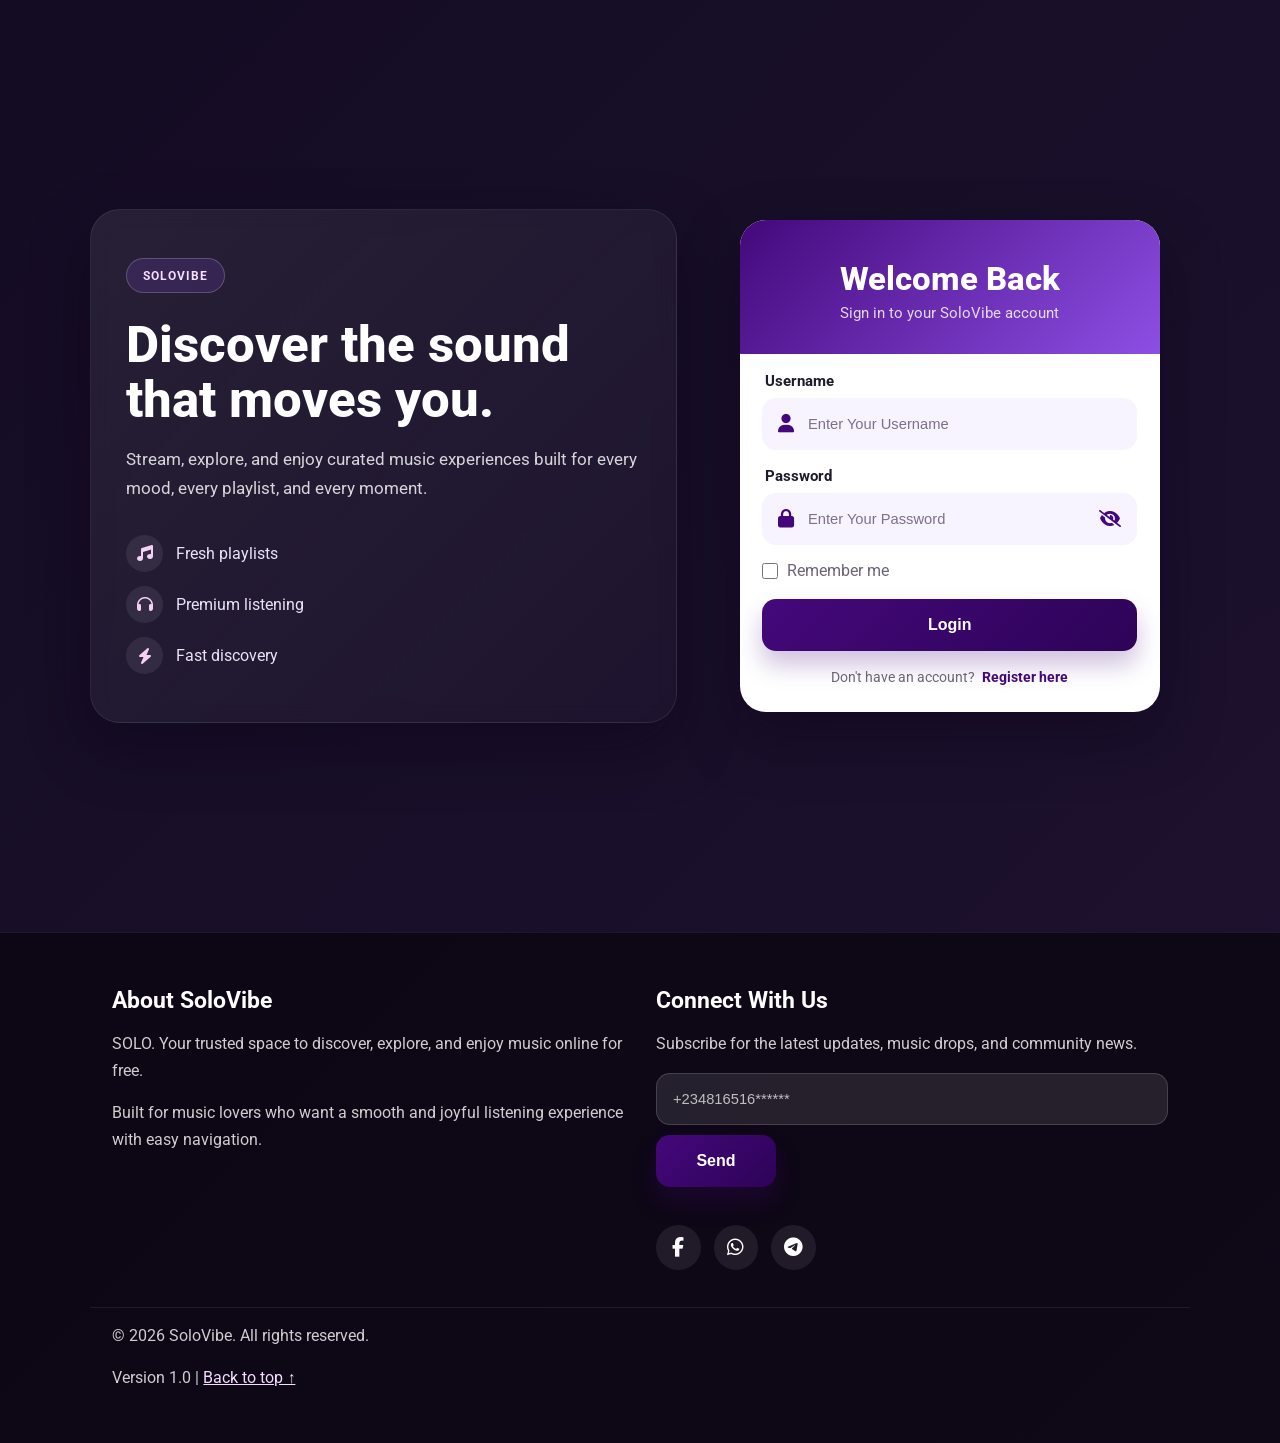
<file: index.html>
<!doctype html>
<html lang="en-US">
  <head>
    <meta charset="UTF-8" />
    <meta name="viewport" content="width=device-width, initial-scale=1.0" />
    <title>
      Solo. The best and free website for exploring music online. 100%
      fre😍😎😎🥰🥰😘😛
    </title>
    <script src="script.js" defer></script>
    <link
      rel="icon"
      href="asset/IMG-20251007-WA0080 (1).jpg"
      type="image/png"
    />
    <link
      rel="stylesheet"
      href="https://cdnjs.cloudflare.com/ajax/libs/font-awesome/6.5.0/css/all.min.css"
    />

    <link
      rel="shortcut icon"
      href="asset/IMG-20251007-WA0080 (1).jpg"
      type="image/x-icon"
    />
    <meta name="og:image" content="asset/IMG-20251007-WA0080 (1).jpg" />
    <meta
      name="description"
      content="Enjoy Smart Short Clips music online.100% free 😍😎😎🥰🥰😘😛"
    />
    <meta name="author" content="Towolawi Solomon" />
    <meta property="og:site_name" content="SoloVibe" />

    <link rel="preconnect" href="https://fonts.googleapis.com" />
    <link rel="preconnect" href="https://fonts.gstatic.com" crossorigin />
    <link rel="icon" href="asset/IMG-20251007-WA0080 (1).jpg" />
    <link rel="stylesheet" href="style.css" />
    <link
      href="https://fonts.googleapis.com/css2?family=Roboto:wght@400;700&display=swap"
      rel="stylesheet"
    />
    <style>
      .error {
        color: red;
        position: absolute;
        bottom: -13px;
        margin-bottom: 3px;
      }
      @media all and (max-width: 380px) {
        .error {
          margin-bottom: 1px;
        }
        .option {
          margin-top: 8px;
        }
      }
      #preloader {
        transition: opacity 3s ease-in-out;
        opacity: 1;
      }
    </style>
  </head>
  <body>
    <div class="page-shell">
      <div class="container">
        <div class="brand-panel">
          <span class="brand-badge">SoloVibe</span>
          <h1>Discover the sound that moves you.</h1>
          <p>
            Stream, explore, and enjoy curated music experiences built for every
            mood, every playlist, and every moment.
          </p>

          <ul class="feature-list">
            <li><i class="fas fa-music"></i> Fresh playlists</li>
            <li><i class="fas fa-headphones"></i> Premium listening</li>
            <li><i class="fas fa-bolt"></i> Fast discovery</li>
          </ul>
        </div>

        <div class="wrapper login">
          <form action="" onsubmit="return validateForm();">
            <div class="header">
              <h1>Welcome Back</h1>
              <p>Sign in to your SoloVibe account</p>
            </div>

            <div class="input-section">
              <label for="Usern" class="label">Username</label>
              <div class="input-control">
                <input
                  type="text"
                  name=""
                  id="Usern"
                  placeholder="Enter Your Username"
                  class="input-field"
                  required
                  autocomplete="username"
                />
                <i class="fas fa-user" aria-hidden="true"></i>
              </div>
              <p class="error" id="usererror"></p>
            </div>

            <div class="input-section">
              <label for="psw" class="label">Password</label>
              <div class="input-control">
                <input
                  type="password"
                  name=""
                  placeholder="Enter Your Password"
                  id="psw"
                  class="input-field"
                  required
                  autocomplete="current-password"
                />
                <i class="fas fa-lock" aria-hidden="true"></i>
                <span
                  class="fas fa-eye-slash"
                  id="toggleIcon"
                  onclick="toggleVisibilty()"
                  role="button"
                  tabindex="0"
                  aria-label="Show password"
                ></span>
              </div>
              <p class="error" id="passError"></p>
            </div>

            <div class="option">
              <div class="one">
                <input type="checkbox" name="" id="chk" />
                <label for="chk">Remember me</label>
              </div>
            </div>

            <div class="submit-button">
              <input type="submit" value="Login" class="submit" />
            </div>

            <div class="login-link">
              <p>Don't have an account?</p>
              <a href="register.html">Register here</a>
            </div>
          </form>
        </div>
      </div>
    </div>

    <footer>
      <div class="footer-content">
        <div class="footer-column" id="about">
          <h3>About SoloVibe</h3>
          <p>
            SOLO. Your trusted space to discover, explore, and enjoy music
            online for free.
          </p>
          <p>
            Built for music lovers who want a smooth and joyful listening
            experience with easy navigation.
          </p>
        </div>

        <div class="footer-column" id="em">
          <h3>Connect With Us</h3>
          <p>
            Subscribe for the latest updates, music drops, and community news.
          </p>

          <div class="search-container" id="em">
            <form
              action="https://chat.whatsapp.com/Ejrnyl7oaJTA9uI4jgs9cj?mode=ems_copy_t"
              method="post"
              target="_blank"
            >
              <input
                type="tel"
                placeholder="+234816516******"
                name="number"
                maxlength="13"
                class="input-field"
                autocomplete="off"
              />
              <input type="submit" value="Send" class="submit" />
            </form>
          </div>

          <div class="social-icons">
            <div class="tooltip">
              <a
                href="https://www.facebook.com/share/1FBtTVjSo7/"
                target="_blank"
                ><i class="fab fa-facebook-f"></i
              ></a>
            </div>
            <div class="tooltip">
              <a href="https://wa.link/08urey" target="_blank"
                ><i class="fab fa-whatsapp"></i
              ></a>
            </div>
            <div class="tooltip">
              <a href="https://t.me/SolovibeCoder" target="_blank"
                ><i class="fab fa-telegram"></i
              ></a>
            </div>
          </div>
        </div>
      </div>

      <div class="copy">
        <p>&copy; <span id="years"></span> SoloVibe. All rights reserved.</p>
        <p>Version 1.0 | <a href="#top">Back to top ↑</a></p>
      </div>
    </footer>

    <div class="loader" id="loader" style="display: none">
      <div class="load"></div>
      <h1>Welcome to SoloVibe</h1>
      <p>Loading Your Experience</p>
    </div>

    <div class="loader" id="preloader">
      <div class="load"></div>
      <h1>Welcome to SoloVibe</h1>
      <p>Loading Your Experience</p>
    </div>

    <script>
      function validateForm() {
        event.preventDefault();
        const username = document.getElementById("Usern").value.trim();
        const password = document.getElementById("psw").value.trim();
        const usererror = document.getElementById("usererror");
        const passError = document.getElementById("passError");
        const remember = document.getElementById("chk").checked;
        const user = JSON.parse(localStorage.getItem(username));

        usererror.textContent = "";
        passError.textContent = "";
        let isValid = true;

        if (username.length < 3) {
          usererror.textContent = "Ooopx! Wrong Username, try again";
          isValid = false;
        }

        const passwordPattern =
          /^(?=.*[A-Za-z])(?=.*\d)[A-Za-z\d!@#$%^&*()_+\-=\[\]{};':"\\|,.<>\/?]{6,}$/;
        if (!passwordPattern.test(password)) {
          passError.textContent = "Ooopx! Wrong password, try again";
          isValid = false;
        } else if (password.length < 3) {
          passError.textContent = "Ooopx! Wrong password. try again";
          isValid = false;
        }

        if (remember) {
          localStorage.setItem("savedUsername", username);
        } else {
          localStorage.removeItem("savedUsername");
        }

        if (user && user.password === password) {
          localStorage.setItem("loggedInUser", username);
          showToast("Login successful!", "success");
          document.getElementById("loader").style.display = "flex";
          setTimeout(() => {
            window.location.href = "main.html";
          }, 2000);
          return false;
        }

        return !isValid ? false : false;
      }
    </script>

    <script>
      window.addEventListener("load", () => {
        const loader = document.getElementById("preloader");
        if (loader) {
          loader.style.opacity = "0";
          setTimeout(() => {
            loader.style.display = "none";
          }, 2000);
        }
      });
    </script>
  </body>
</html>
</file>
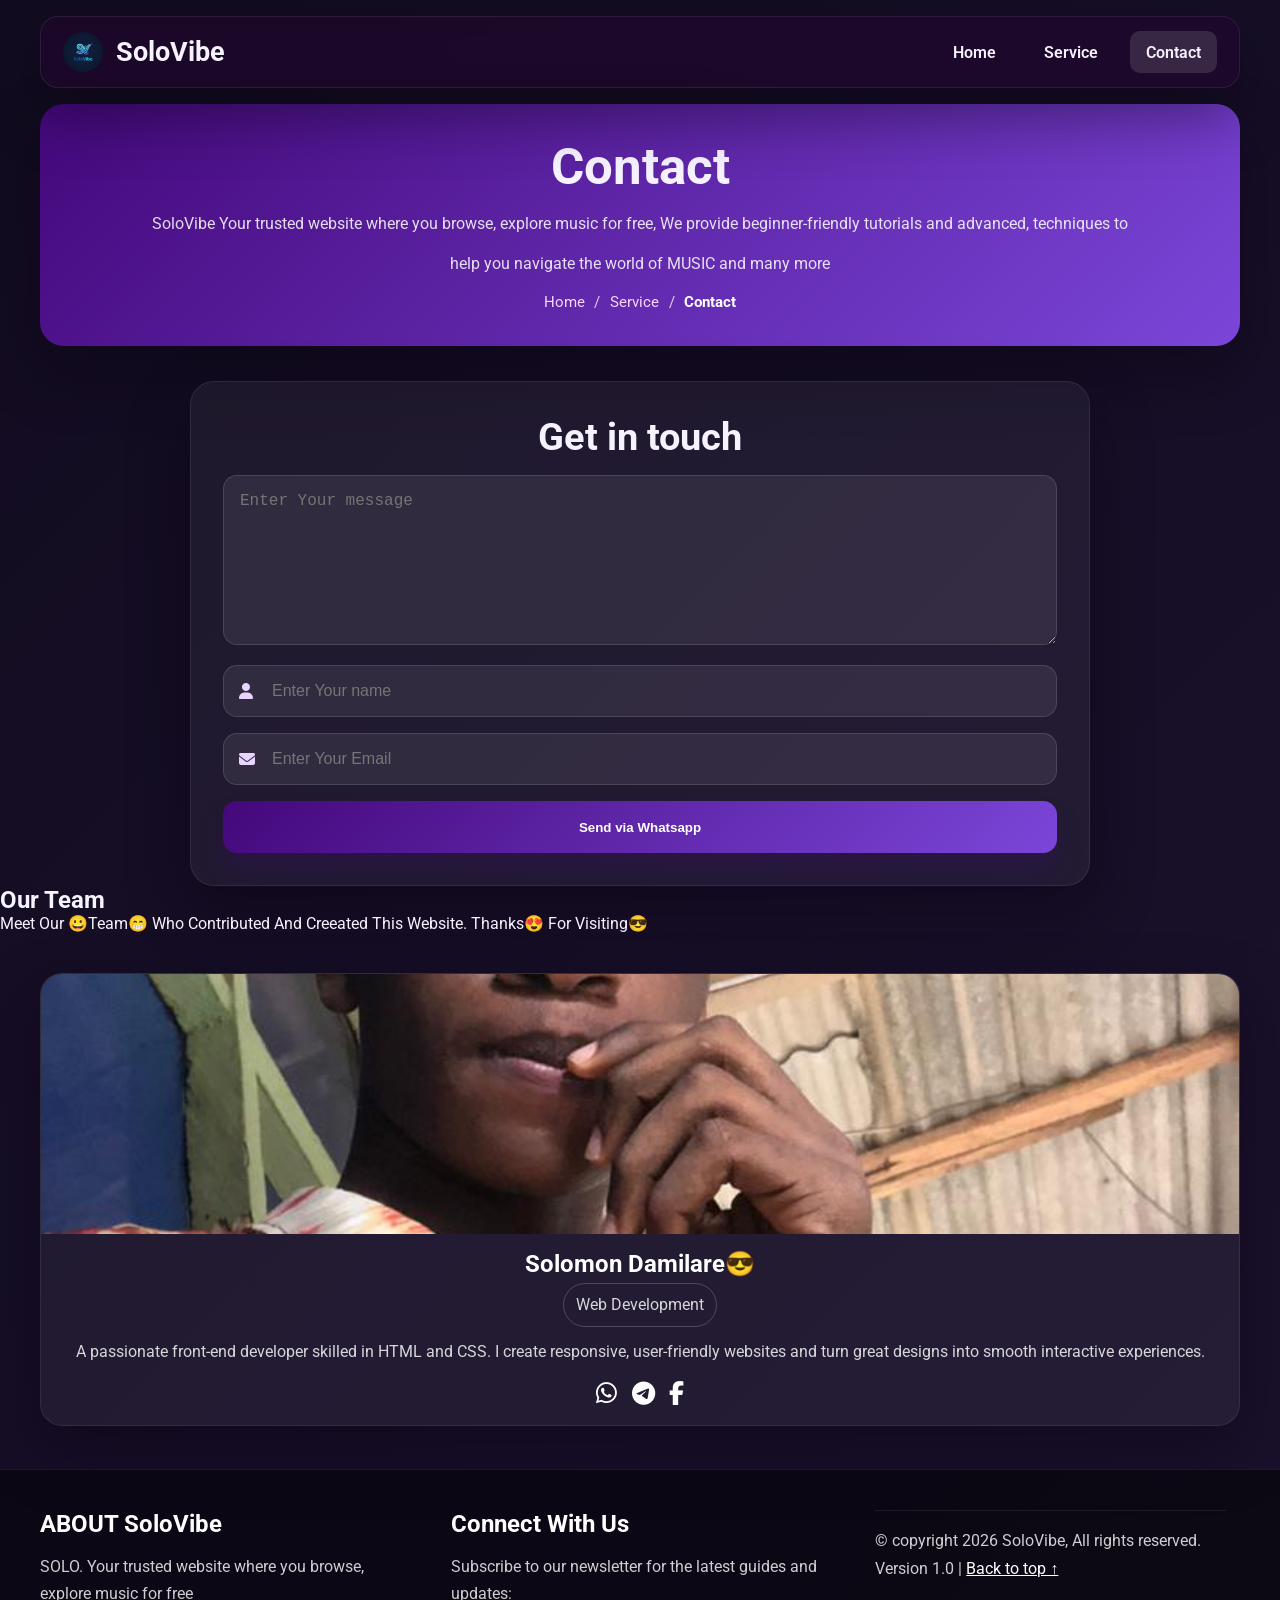
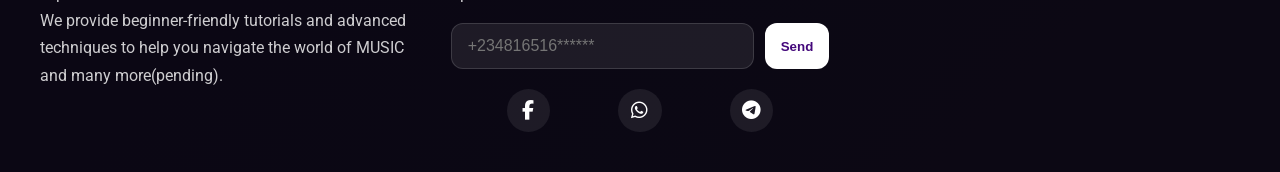
<file: contact.html>
<!DOCTYPE html>
<html lang="en-US">
<head>
  <meta charset="UTF-8" />
  <meta name="viewport" content="width=device-width, initial-scale=1.0" />
  <title>Solo. The best and free website for exploring music online. 100% fre😍😎😎🥰🥰😘😛</title>
  <script src="script.js" defer></script>
  <link rel="icon" href="asset/IMG-20251007-WA0080 (1).jpg" type="image/png" />
   <link rel="stylesheet" href="https://cdnjs.cloudflare.com/ajax/libs/font-awesome/6.5.0/css/all.min.css">
   <link rel="shortcut icon" href="asset/IMG-20251007-WA0080 (1).jpg" type="image/x-icon" />
   <meta name="og:image" content="asset/IMG-20251007-WA0080 (1).jpg">
<meta name="description" content="Enjoy Smart Short Clips music online.100% free 😍😎😎🥰🥰😘😛" />
 <meta name="author" content="Towolawi Solomon">
 <meta property="og:site_name" content="SoloVibe">
 <!--[if lt IE 9]>
  <script src="http://html5shiv.googlecode.com/svn/trunk/html5.js"></script>
<![endif]-->
 <link rel="preconnect" href="https://fonts.googleapis.com">
    <link rel="preconnect" href="https://fonts.gstatic.com" crossorigin>
    <link rel="icon" href="asset/IMG-20251007-WA0080 (1).jpg">
    <link rel="stylesheet" href="contact.css">
    <link href="https://fonts.googleapis.com/css2?family=Roboto:wght@400;700&display=swap" rel="stylesheet">
<style>

  /*  body {
        opacity: 0;
        transition: opacity 0.5s ease;
    }
    body.fade-in {
        opacity: 1;
    }
  */
  .fade-in-section {
  opacity: 0;
  transform: translateY(20px);
  transition: opacity 0.6s ease-out, transform 0.6s ease-out;
  visibility: hidden;
}

.fade-in-section.is-visible {
  opacity: 1;
  transform: none;
  visibility: visible;
}
</style>
</head>
<body>
    <nav>
        <div class="nav">
            <div class="logo">
                <a href="main.html" >
                      <img src="asset/IMG-20251007-WA0080 (1).jpg" alt="" style="width: 40px;height: auto;" class="logo">
                   <h1>SoloVibe</h1>
                   </a>
            </div>
            <div class="nav-link" id="navMenu">
                <ul>
                    <li><a href="#"  onclick="Home()">Home</a></li>
                       <li><a href="#" onclick="servicer()">Service</a></li>
                        <li><a href="#" class="active">Contact</a></li>
                </ul>
            </div>
            <div class="mobile-menu">
                <i class="fas fa-bars" onclick="Shownav()"></i>
            </div>
        </div>
</nav>
<body>
    <main class="main fade-in-section" >
        <header>
         <h1>  Contact</h1> 
        </header>
        <section class="section">
        <p class="p">SoloVibe Your trusted website where you browse, explore music for free,
            We provide beginner-friendly tutorials and advanced, techniques to 
        </p>
        <p class="p">help you navigate the world of MUSIC and many more</p> 
        </section>
       <article class="article" aria-label="Breadcrumb">
            <a href="main.html">Home</a>
            <span>/</span>
            <a href="service.html">Service</a>
            <span>/</span>
            <span class="current">Contact</span>
        </article>
    </main>
   <div class="message-section  fade-in-section">
            <form  onsubmit="sendToWhatsApp(); return false;">
            <div class="start">
            <h3>Get in touch</h3>
        </div>
         <div class="message-input">
        <textarea id="message" placeholder="Enter Your message" class="textarea" required></textarea>
      </div>
      <div class="input-section">
       
          <input type="text" id="name" placeholder="Enter Your name" class="input-field" required />
          <i class="fa fa-user"></i>
     </div>
        <div class="input-section">
          <input type="email" id="email" placeholder="Enter Your Email" class="input-field" required />
          <i class="fa fa-envelope"></i>
       </div>
      
      <input type="submit" value="Send via Whatsapp" class="btn" />
       
        </form>
   </div>
    <section class="team-section">
        
        <div class="container">
            <div class="heading">
                <h2>Our Team</h2>
                <p>Meet Our 😀Team😁 Who Contributed And Creeated This Website. Thanks😍 For Visiting😎</p>
            </div>
  </div>
   </section>
   
   <div class="container-about" >
       <div class="blog-grid">
        <article class="card  fade-in-section">
          <div class="container-img">
                <img src="asset/WhatsApp Image 2025-09-28 at 18.00.35.jpeg" alt="Solomon">       
          </div>
          <div class="container-heading">
              <h4>Solomon Damilare😎</h4>
          </div>
          <div class="about">
            <div class="department">
           <span class="span">Web Development</span >
            </div>
                <p>A passionate front-end developer skilled in HTML and CSS. I create responsive, user-friendly websites and turn great designs into smooth interactive experiences.</p>
          </div>
          <div class="link">
            <a href="https://wa.link/l40dlb" target="_blank"><i class="fab fa-whatsapp"></i></a>
                     <a href="https://t.me/SolovibeCoder" target="_blank"><i class="fab fa-telegram"></i></a>
                    
                       <a href="https://www.facebook.com/share/1FBtTVjSo7/" target="_blank"><i class="fab fa-facebook-f"></i></a>
          </div>
          </article>
          
       </div>
        </div>
  <div class="loader fade-in-section" id="loader" style="display: none;" >
      <div class="load"></div>
     <h1>Welcome to SoloVibe</h1>
     <p>Loading Your EXperience</p>
    </div>

 <footer>
      <div class="footer-content" >
        <div class="footer-colum" id="about">
          <h3>ABOUT SoloVibe</h1>
    <p>SOLO. Your trusted website where you browse, explore music for free</p>
    <p>We provide beginner-friendly tutorials and advanced 
        techniques to help you navigate the world of MUSIC and many more(pending).</p>
    </div>
         <div class="footer-colum" id="em">
                <h3>Connect With Us</h3>
                <p>Subscribe to our newsletter for the latest guides and updates:</p>
                <div class="search-container" id="em" style="margin: 1rem 0;">
                  <form action="https://chat.whatsapp.com/Ejrnyl7oaJTA9uI4jgs9cj?mode=ems_copy_t" method="post"  target="_blank">
                    <input type="tel" placeholder="+234816516******" name="number" maxlength="13" class="input-field" autocomplete="off" >
                    <input type="submit" value="Send" class="submit">
                    </form>
                   </div>
                <div class="social-icons">
                    <div class="tooltip">
                    <a href="https://www.facebook.com/share/1FBtTVjSo7/" target="_blank"><i class="fab fa-facebook-f"></i></a>
                    
                    </div>
                    <div class="tooltip">
                    <a href="https://wa.link/08urey" target="_blank"><i class="fab fa-whatsapp"></i></a>
                    </div>
                    <div class="tooltip">
                    <a href="https://t.me/SolovibeCoder"  target="_blank"><i class="fab fa-telegram"></i></a>
                    </div>
            </div>
        </div>
       <div class="copy">
        <p>&copy; copyright <span id="years"></span> SoloVibe, All rights reserved.</p>
       <p>Version 1.0 | <a href="#top" style="color: white; text-decoration: underline;">Back to top ↑</a></p>

       </div>
    </footer>

    <script src="script.js"></script>
    <script>
        /*
       window.addEventListener("load", function() {
        setTimeout(() => {
 document.body.classList.add("fade-in");
       }, 100)
        })
       */
    </script>
</body>
</html>
</file>
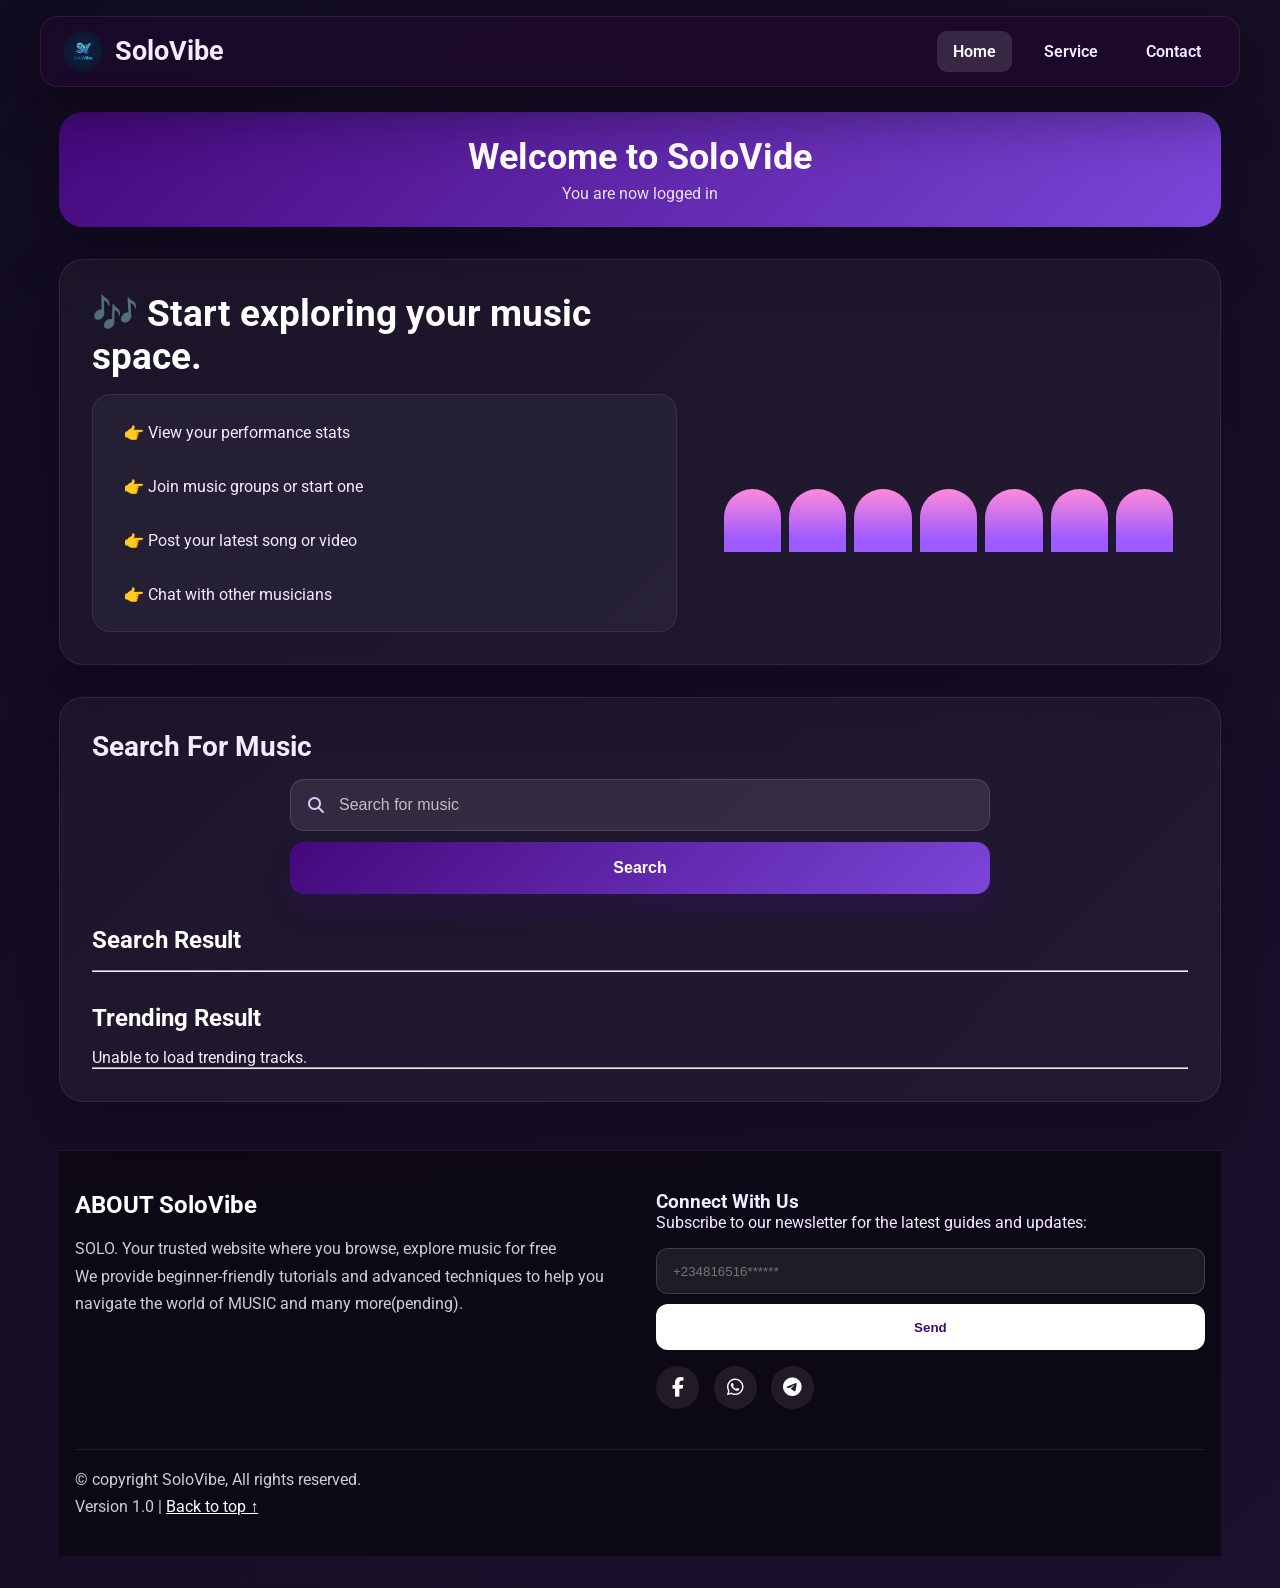
<file: main.html>
<!DOCTYPE html>
<html lang="en">
<head>
    <meta charset="UTF-8">
    <meta name="viewport" content="width=device-width, initial-scale=1.0">
    <link rel="stylesheet" href="https://cdnjs.cloudflare.com/ajax/libs/font-awesome/6.5.0/css/all.min.css">
    <title>SoloVibe</title>
   <meta name="description" content="Enjoy Smart Short Clips music online.100% free 😍😎😎🥰🥰😘😛" />
 <meta name="author" content="Towolawi Solomon">
 <link rel="shortcut icon" href="asset/IMG-20251007-WA0080 (1).jpg" type="image/x-icon" />
   <meta name="og:image" content="asset/IMG-20251007-WA0080 (1).jpg">
 <meta property="og:site_name" content="SoloVibe"/>
 <!--[if lt IE 9]>
  <script src="http://html5shiv.googlecode.com/svn/trunk/html5.js"></script>
<![endif]-->
    <link rel="icon" href="asset/IMG-20251007-WA0080 (1).jpg">
    <script src="script.js"></script>
    <link rel="stylesheet" href="main.css">
    <link rel="preconnect" href="https://fonts.googleapis.com">
    <link rel="preconnect" href="https://fonts.gstatic.com" crossorigin>
    <link href="https://fonts.googleapis.com/css2?family=Roboto:wght@400;700&display=swap" rel="stylesheet">
</head>

<body>
    <nav>
        <div class="nav">
            <div class="logo">
                <a href="main.html" >
                      <img src="asset/IMG-20251007-WA0080 (1).jpg" alt="" style="width: 40px;height: auto;">
                   <h1>SoloVibe</h1>
                   </a>
            </div>
            <div class="nav-link" id="navMenu">
                <ul>
                    <li><a href="#" class="active">Home</a></li>
                       <li><a href="#" onclick="Service()">Service</a></li>
                        <li><a href="#" onclick="Contact()">Contact</a></li>
                </ul>
            </div>
            <div class="mobile-menu">
                <i class="fas fa-bars"  onclick="Shownav()"></i>
            </div>
        </div>
</nav>
<main>
    <div class="header" id="header">
        <h2>Welcome to SoloVide <span id="usernameDisplay"></span></h2>
        <p>You are now logged in</p>
    </div>
    <div class="dashboard" >
        <div class="c">
        <div class="dashboard-header">
        <h3>🎶 Start exploring your music space.</h3>
        </div>

        <div class="link">
        <p><a href="#">👉 View your performance stats</a></p>
                <p><a href="#">👉 Join music groups or start one</a></p>
                        <p><a href="#">👉 Post your latest song or video</a></p>
                                <p><a href="#">👉 Chat with other musicians</a></p>
                                </div>
                                </div>
                                 <div class="equalizer">
                                    <span></span>
                                     <span></span>
                                      <span></span>
                                       <span></span>
                                        <span></span>
                                      <span></span>
                                       <span></span>
                                </div>
    </div>
  
    <div class="search">
        <div class="search-header">
        <h4>Search For Music</h4>
        
        </div>
        
        <div class="input-section">
            <input type="search" name="#" id="search-box" class="input-field" placeholder="Search for music" required>
            <i class="fa fa-search"></i>
        </div>
        <div class="input-section">
           <button class="submit" id="search-btn">Search</button>
           
        </div>
        <div class="result">
            <h5>Search Result</h5>
            <div id="results"></div>
            <hr>
          
        </div>
        <div class="result">
            <h6>Trending Result</h6>
            <div id="trending"></div>
            <hr>
          
        </div>

</div>
  <footer>
      <div class="footer-content" >
        <div class="footer-colum" id="about">
          <h3>ABOUT SoloVibe</h1>
    <p>SOLO. Your trusted website where you browse, explore music for free</p>
    <p>We provide beginner-friendly tutorials and advanced 
        techniques to help you navigate the world of MUSIC and many more(pending).</p>
    </div>
         <div class="footer-column" id="em">
                <h3>Connect With Us</h3>
                <p>Subscribe to our newsletter for the latest guides and updates:</p>
                <div class="search-container" id="em" style="margin: 1rem 0;">
                  <form action="https://chat.whatsapp.com/Ejrnyl7oaJTA9uI4jgs9cj?mode=ems_copy_t" method="post"  target="_blank">
                    <input type="tel" placeholder="+234816516******" name="number" maxlength="13" class="input-field" autocomplete="off" >
                    <input type="submit" value="Send" class="submit">
                    </form>
                   </div>
                <div class="social-icons">
                    <div class="tooltip">
                    <a href="https://www.facebook.com/share/1FBtTVjSo7/" target="_blank"><i class="fab fa-facebook-f"></i></a>
                    </div>
                    <div class="tooltip">
                    <a href="https://wa.link/08urey" target="_blank"><i class="fab fa-whatsapp"></i></a>
                    </div>
                    <div class="tooltip">
                    <a href="https://t.me/SolovibeCoder"  target="_blank"><i class="fab fa-telegram"></i></a>
                    </div>
                </div>
            </div>
        </div>
       <div class="copy">
      <p>&copy; copyright <span id="years"></span> SoloVibe, All rights reserved.</p>
       <p>Version 1.0 | <a href="#top" style="color: white; text-decoration: underline;">Back to top ↑</a></p>

       </div>
    </footer>

</main>
 <div class="loader fade-in-section" id="loader" style="display: none;" >
      <div class="load"></div>
     <h1>Welcome to SoloVibe</h1>
     <p>Loading Your EXperience</p>
    </div>
<script>
const API_BASE = "https://discoveryprovider.audius.co/v1";

// Search button event
document.getElementById("search-btn").addEventListener("click", async () => {
  const query = document.getElementById("search-box").value.trim();
  if (!query) {
    showToast("Please enter a search term", "warning");
    return;
  }

  const resultsContainer = document.getElementById("results");
  resultsContainer.innerHTML = "<p>Loading...</p>";

  try {
    const response = await fetch(
      `${API_BASE}/tracks/search?query=${encodeURIComponent(query)}&app_name=solovibeapp&limit=20`
    );
    const data = await response.json();

    if (data.data && data.data.length > 0) {
      displayTracks(data.data, resultsContainer);
    } else {
      resultsContainer.innerHTML = "<p>No songs found.</p>";
    }
  } catch (error) {
    console.error("Error fetching search results:", error);
    resultsContainer.innerHTML = "<p>Something went wrong. Try again later.</p>";
  }
});

// Display songs in container
function displayTracks(tracks, container) {
  container.innerHTML = "";

  tracks.forEach((track) => {
    const title = track.title || "Untitled";
    const artist = track.user?.name || "Unknown Artist";
    const artwork =
      track.artwork?.["480x480"] ||
      track.artwork?.["150x150"] ||
      "https://via.placeholder.com/250";

    const streamUrl = `${API_BASE}/tracks/${track.id}/stream?app_name=solovibeapp`;
    const downloadUrl = `${API_BASE}/tracks/${track.id}/stream?app_name=solovibeapp`;

    const trackDiv = document.createElement("div");
    trackDiv.classList.add("track");

    trackDiv.innerHTML = `
      <img src="${artwork}" alt="${title}">
      <h4>${title}</h4>
      <p>👤 ${artist}</p>
      <audio controls>
        <source src="${streamUrl}" type="audio/mpeg">
        Your browser does not support the audio element.
      </audio>
      <a class="download-btn" href="${downloadUrl}" download="${title}.mp3">⬇ Download</a>
    `;

    container.appendChild(trackDiv);
  });

  // Global audio control is handled by script.js so only one song can play at a time.
}

// ✅ Custom trending (Zinoleesky, Davido, Adekunle Gold)
async function loadCustomTrending() {
  const trendingContainer = document.getElementById("trending");
  trendingContainer.innerHTML = "<p>Loading trending songs...</p>";

  const artists = ["Zinoleesky", "Davido", "Adekunle Gold"];
  let allTracks = [];
  const seenTrackIds = new Set(); // <-- Prevent duplicates

  try {
    for (const artist of artists) {
      const response = await fetch(
        `${API_BASE}/tracks/search?query=${encodeURIComponent(artist)}&app_name=solovibeapp&limit=15`
      );
      const data = await response.json();

      // Filter out duplicate songs
      const uniqueTracks = data.data.filter((track) => {
        if (seenTrackIds.has(track.id)) return false;
        seenTrackIds.add(track.id);
        return true;
      });

      allTracks = allTracks.concat(uniqueTracks);
    }

    // ✅ Limit total trending songs to 15 max
    const limitedTracks = allTracks.slice(0, 20);

    if (limitedTracks.length > 0) {
      displayTracks(limitedTracks, trendingContainer);
    } else {
      trendingContainer.innerHTML = "<p>No trending songs found.</p>";
    }
  } catch (error) {
    console.error("Error fetching custom trending tracks:", error);
    trendingContainer.innerHTML = "<p>Unable to load trending tracks.</p>";
  }
}

// Load trending on page load
loadCustomTrending();
  if(document.getElementById('usernameDisplay')) {
    let store = localStorage.getItem('loggedInUser')
    if(store) {
      document.getElementById('usernameDisplay').textContent = store
    }
    
  }

</script>

<script src="script.js"></script>
</body>
</html>
</file>
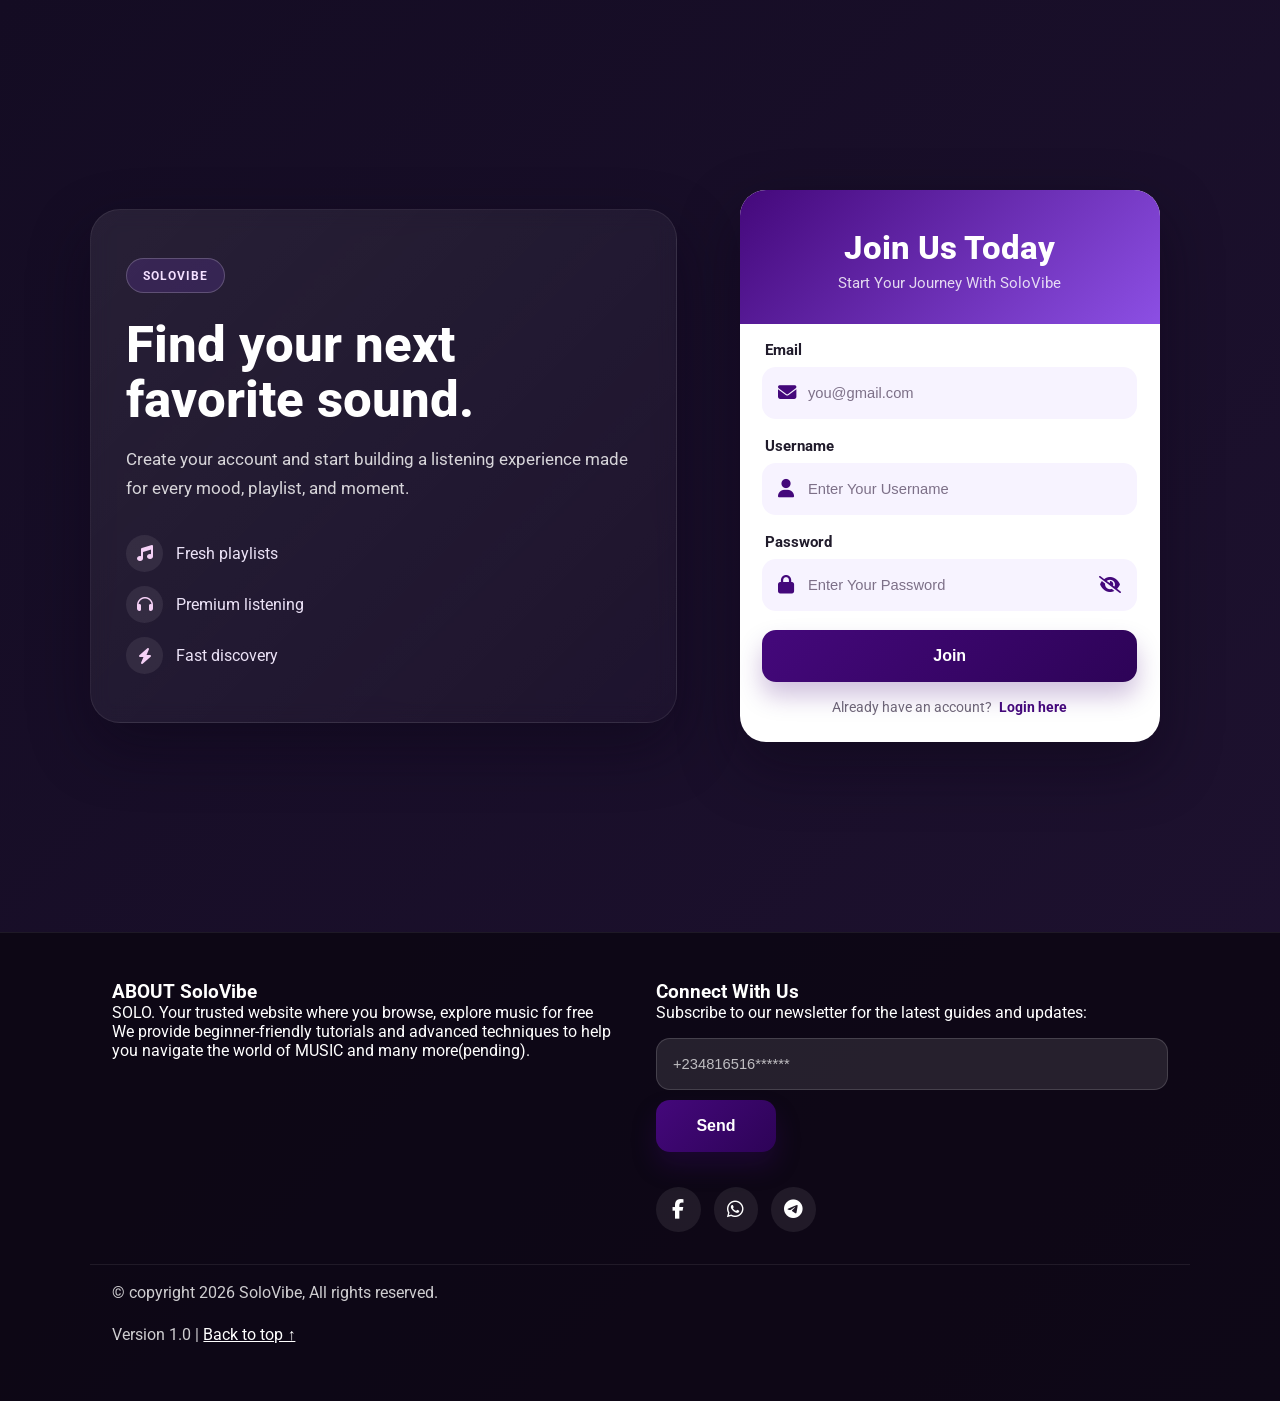
<file: register.html>
<!DOCTYPE html>
<html lang="en-US">
<head>
  <meta charset="UTF-8" />
  <meta name="viewport" content="width=device-width, initial-scale=1.0" />
  <title>Solo. The best and free website for exploring music online. 100% fre😍😎😎🥰🥰😘😛</title>
  <script src="script.js" defer></script>
  <link rel="icon" href="asset/IMG-20251007-WA0080 (1).jpg" type="image/png" />
   <link rel="stylesheet" href="https://cdnjs.cloudflare.com/ajax/libs/font-awesome/6.5.0/css/all.min.css">

   <link rel="shortcut icon" href="asset/IMG-20251007-WA0080 (1).jpg" type="image/x-icon" />
   <meta name="og:image" content="asset/IMG-20251007-WA0080 (1).jpg">
<meta name="description" content="Enjoy Smart Short Clips music online.100% free 😍😎😎🥰🥰😘😛" />
 <meta name="author" content="Towolawi Solomon">
 <meta property="og:site_name" content="SoloVibe">
 
 <link rel="preconnect" href="https://fonts.googleapis.com">
    <link rel="preconnect" href="https://fonts.gstatic.com" crossorigin>
    <link rel="icon" href="asset/IMG-20251007-WA0080 (1).jpg">
    <link rel="stylesheet" href="style.css">
    <link href="https://fonts.googleapis.com/css2?family=Roboto:wght@400;700&display=swap" rel="stylesheet">
    <style>
    .error {
            color: red;
            position: absolute;
            bottom: -9px;
            margin-bottom: 3px;
        }
        @media all and (max-width: 800px) {
          .error {
            margin-bottom: -2px;
          
          }
          .submit {
            margin-top: 9px;
          }
        }
        
        #preloader {
          opacity: 1;
          transition: opacity 2s ease;
        }
    </style>
</head>
<body>
   <div class="page-shell">
    <div class="container">
      <div class="brand-panel">
        <span class="brand-badge">SoloVibe</span>
        <h1>Find your next favorite sound.</h1>
        <p>
          Create your account and start building a listening experience made
          for every mood, playlist, and moment.
        </p>
        <ul class="feature-list">
          <li><i class="fas fa-music"></i> Fresh playlists</li>
          <li><i class="fas fa-headphones"></i> Premium listening</li>
          <li><i class="fas fa-bolt"></i> Fast discovery</li>
        </ul>
      </div>

      <div class="wrapper" id="Register">
         <form action="" onsubmit="return Formnovalidate()">
        <div class="header">
            <h1>Join Us Today</h1>
            <p>Start Your Journey With SoloVibe </p>
        </div>
         <div class="input-section">
              <label for="email" class="label">Email</label>
              <div class="input-control">
                <input type="email" name="" id="email" placeholder="you@gmail.com" class="input-field mail" required minlength="3" autocomplete="email">
                <i class="fas fa-envelope" aria-hidden="true"></i>
              </div>
               <p class="error" id="emailError" style="color: red;"></p>
        </div>
        <div class="input-section">
              <label for="Usern" class="label">Username</label>
              <div class="input-control">
                <input type="text" name="" id="Usern" placeholder="Enter Your Username" class="input-field" required maxlength="14" minlength="3" autocomplete="username">
                <i class="fas fa-user" aria-hidden="true"></i>
              </div>
                  <p class="error" id="usererror"></p>
        </div>
          <div class="input-section">
              <label for="psw"  class="label">Password</label>
              <div class="input-control">
                <input type="password" name="" placeholder="Enter Your Password" id="psw" class="input-field" required minlength="3" maxlength="15" autocomplete="new-password">
                <i class="fas fa-lock" aria-hidden="true"></i>
                <span class="fas fa-eye-slash" id="toggleIcon" onclick="toggleVisibilty()" role="button" tabindex="0" aria-label="Show password"></span>
              </div>
                   <p class="error" id="passError"></p>
        </div>
      
        <div class="submit-button">
            <input type="submit" value="Join" class="submit">
        </div>
         <div id="errormessage"   style="color: red;"></div>
     <div class="login-link">
       <p>Already have an account?</p> <a href="index.html">Login here</a>
     </div>
 </form>
      </div>
    </div>
       </div>
     <footer>
      <div class="footer-content" >
        <div class="footer-colum" id="about">
          <h3>ABOUT SoloVibe</h1>
    <p>SOLO. Your trusted website where you browse, explore music for free</p>
    <p>We provide beginner-friendly tutorials and advanced 
        techniques to help you navigate the world of MUSIC and many more(pending).</p>
    </div>
         <div class="footer-colum">
                <h3>Connect With Us</h3>
                <p>Subscribe to our newsletter for the latest guides and updates:</p>
                <div class="search-container" id="em" style="margin: 1rem 0;">
                  <form action="https://chat.whatsapp.com/Ejrnyl7oaJTA9uI4jgs9cj?mode=ems_copy_t" method="post"  target="_blank">
                    <input type="tel" placeholder="+234816516******" name="number" maxlength="13" class="input-field" autocomplete="off" >
                    <input type="submit" value="Send" class="submit">
                    </form>
                   </div>
                <div class="social-icons">
                    <div class="tooltip">
                    <a href="https://www.facebook.com/share/1FBtTVjSo7/" target="_blank"><i class="fab fa-facebook-f"></i></a>
                    </div>
                    <div class="tooltip">
                    <a href="https://wa.link/08urey" target="_blank"><i class="fab fa-whatsapp"></i></a>
                    </div>
                    <div class="tooltip">
                    <a href="https://t.me/SolovibeCoder"  target="_blank"><i class="fab fa-telegram"></i></a>
                    </div>
                </div>
            </div>
        </div>
       <div class="copy">
        <p>&copy; copyright <span id="years"></span> SoloVibe, All rights reserved.</p>
       <p>Version 1.0 | <a href="#top" style="color: white; text-decoration: underline;">Back to top ↑</a></p>

       </div>
    </footer>

    <div class="loader" id="loader" style="display: none;" >
      <div class="load"></div>
     <h1>Welcome to SoloVibe</h1>
     <p>Loading Your EXperience</p>
    </div>
    <script>
        function Formnovalidate() {
        const email = document.getElementById("email").value.trim();
        const Usern = document.getElementById("Usern").value.trim();
        const password = document.getElementById("psw").value.trim();
        const emailError = document.getElementById("emailError");
        const usererror = document.getElementById("usererror");
        const passError = document.getElementById("passError");
        
       emailError.textContent = "";
       usererror.textContent = "";
       passError.textContent = "";
    let isValid = true;

         const emailPattern = /^[a-zA-Z0-9._%+-]+@[a-zA-Z0-9.-]+\.[a-zA-Z]{2,}$/;
         if (!emailPattern.test(email)) {
             emailError.textContent = "Invalid Email. try again"
      isValid = false;
         }
         if (Usern === "") {
              usererror.textContent = "This field is required";
              isValid = false;
         } else if (Usern.length < 3) {
          usererror.textContent = "Your username sholud be atleast 3 character long";
              isValid = false;
         } 

         const passwordPattern =  /^(?=.*[A-Za-z])(?=.*\d)[A-Za-z\d!@#$%^&*()_+\-=\[\]{};':"\\|,.<>\/?]{6,}$/;
         if(!passwordPattern.test(password)) {
           passError.textContent = "password must include letters and number";
           isValid = false;
         }
       if(!isValid) return false;

      
      const userData ={email, Usern, password}
             localStorage.setItem(Usern, JSON.stringify(userData));
         showToast("Registration successful!", "success");
       document.getElementById("loader").style.display = "flex";
       setTimeout(() => {
        window.location.href = "index.html";
       }, 2000)

        if (localStorage.getItem(email, Usern)) {
        showToast("User already exists!", "error");
        return false;
      }
  return false
}
function toggleVisibilty() {
    const toggleIcon = document.getElementById("toggleIcon");
   const psw = document.getElementById("psw");
   toggleIcon.onclick = () => {
          if(psw.type === `password`)  {
            psw.type = `text`;
            toggleIcon.classList.remove(`fa-eye-slash`);
             toggleIcon.classList.add(`fa-eye`);
        } else {
            psw.type = `password`;
              toggleIcon.classList.add(`fa-eye-slash`);
             toggleIcon.classList.remove(`fa-eye`);
        }
   } 
   }
    </script>
    <script>
      
   window.addEventListener("load", function() {
    const loader = document.getElementById("preloader");
    loader.style.opacity = 0;
    setTimeout(() => {
       loader.style.display = "none";
    }, 2000)

   })  
    </script>
     <div class="loader" id="preloader">
      <div class="load"></div>
     <h1>Welcome to SoloVibe</h1>
     <p>Loading Your EXperience</p>
    </div>
</body>
</html>
</file>
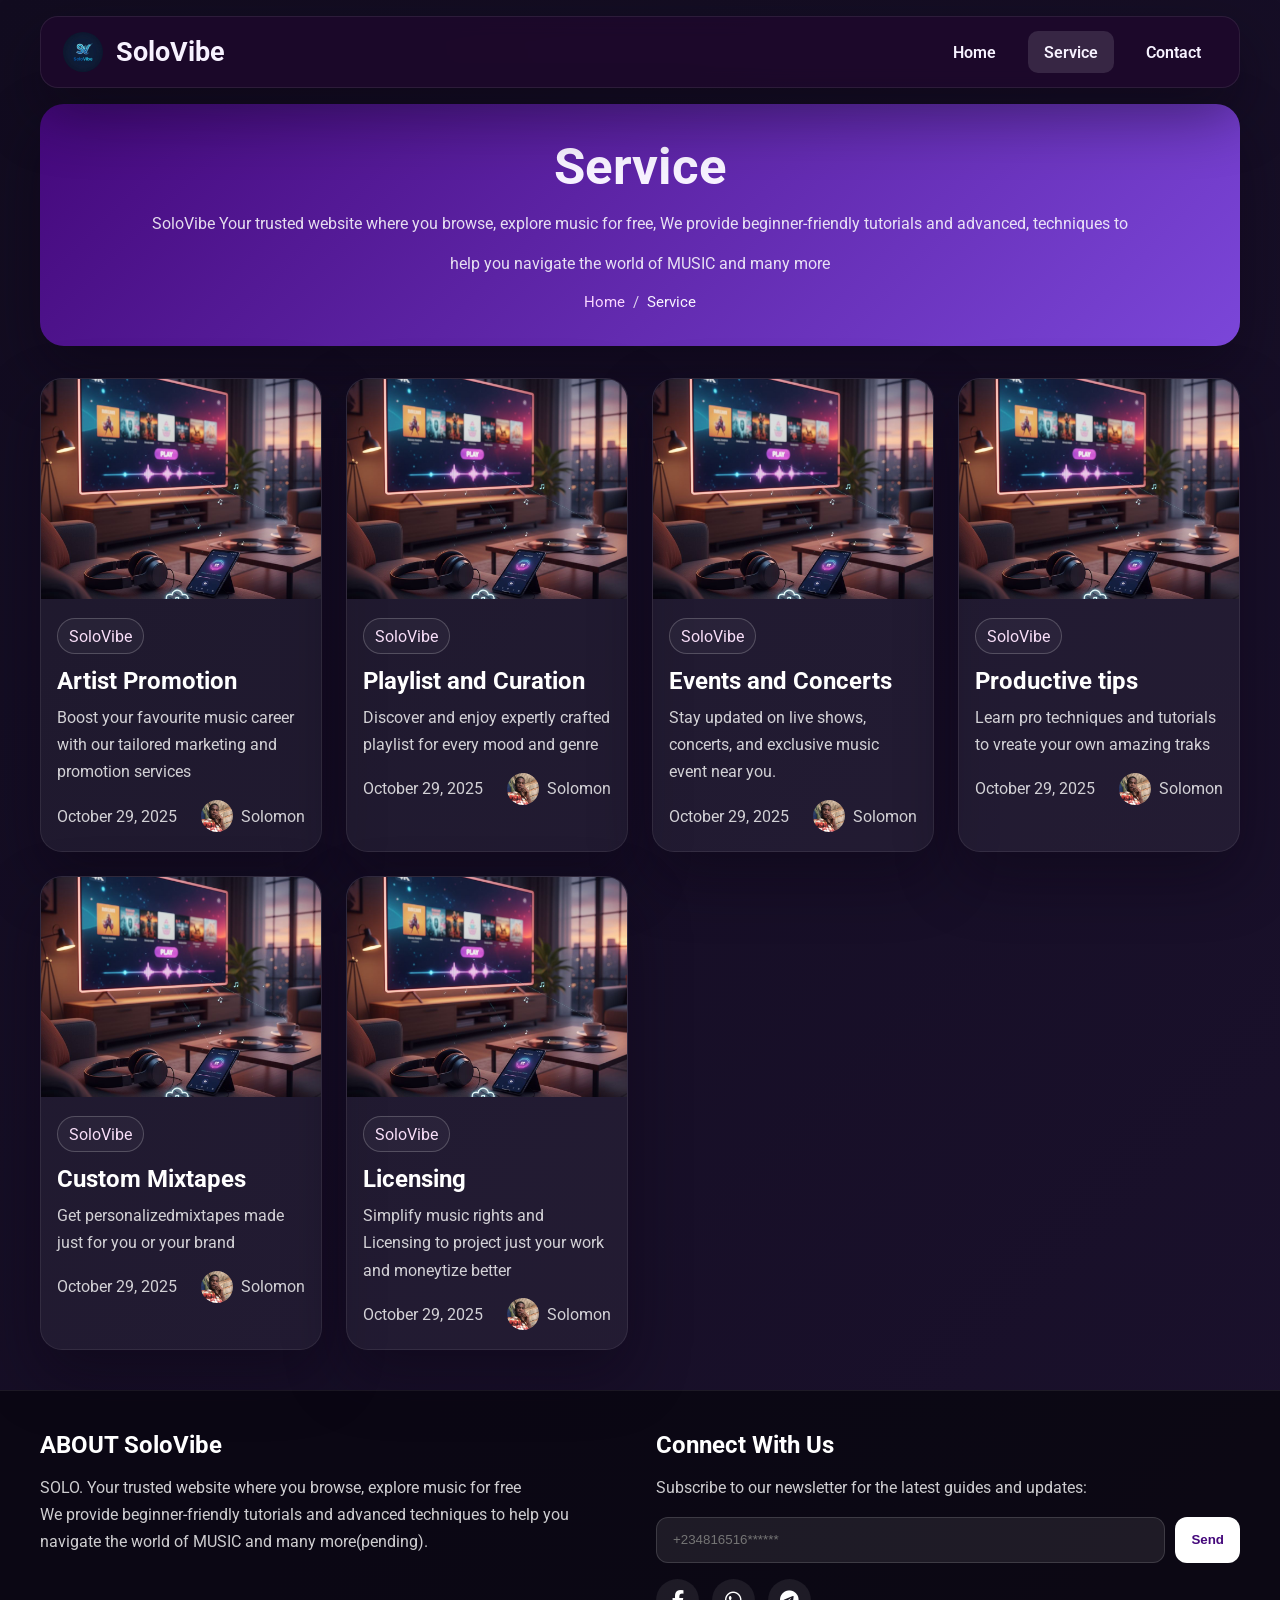
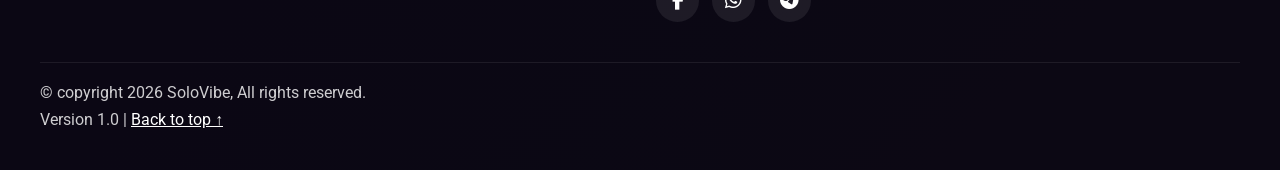
<file: service.html>
<!DOCTYPE html>
<html lang="en-US">
<head>
  <meta charset="UTF-8" />
  <meta name="viewport" content="width=device-width, initial-scale=1.0" />
  <title>Solo. The best and free website for exploring music online. 100% fre😍😎😎🥰🥰😘😛</title>
  <link rel="icon" href="asset/IMG-20251007-WA0080 (1).jpg" type="image/png" />
   <link rel="stylesheet" href="https://cdnjs.cloudflare.com/ajax/libs/font-awesome/6.5.0/css/all.min.css">

   <link rel="shortcut icon" href="asset/IMG-20251007-WA0080 (1).jpg" type="image/x-icon" />
   <meta name="og:image" content="asset/IMG-20251007-WA0080 (1).jpg">
<meta name="description" content="Enjoy Smart Short Clips music online.100% free 😍😎😎🥰🥰😘😛" />
 <meta name="author" content="Towolawi Solomon">
 <meta property="og:site_name" content="SoloVibe">
 <!--[if lt IE 9]>
  <script src="http://html5shiv.googlecode.com/svn/trunk/html5.js"></script>
<![endif]-->
 <link rel="preconnect" href="https://fonts.googleapis.com">
    <link rel="preconnect" href="https://fonts.gstatic.com" crossorigin>
    <link rel="icon" href="asset/IMG-20251007-WA0080 (1).jpg">
    <link rel="stylesheet" href="service.css">
    <link href="https://fonts.googleapis.com/css2?family=Roboto:wght@400;700&display=swap" rel="stylesheet">
    <style>
      .fade-in-section {
  opacity: 0;
  transform: translateY(20px);
  transition: opacity 0.7s ease-out, transform 1s ease-out;
  visibility: hidden;
}

.fade-in-section.is-visible {
  opacity: 1;
  transform: none;
  visibility: visible;
}
    </style>
</head>
<body>
      <nav>
        <div class="nav fade-in-section">
            <div class="logo fade-in-section">
                <a href="main.html" >
                      <img src="asset/IMG-20251007-WA0080 (1).jpg" alt="" style="width: 40px;height: auto;" class="img">
                   <h1>SoloVibe</h1>
                   </a>
            </div>
            <div class="nav-link" id="navMenu">
                <ul>
                    <li><a href="#" onclick="Home()">Home</a></li>
                       <li><a href="service.html" class="active">Service</a></li>
                        <li><a href="#" onclick="Contact()">Contact</a></li>
                </ul>
            </div> 
            <div class="mobile-menu">
                <i class="fas fa-bars" onclick="Shownav()"></i>
            </div>
        </div>
         <main class="main fade-in-section">
        <header>
         <h1> Service</h1> 
        </header>
        <section class="section fade-in-section">
        <p class="p">SoloVibe Your trusted website where you browse, explore music for free,
            We provide beginner-friendly tutorials and advanced,
            techniques to <br>
        </p>
        <p class="p">help you navigate the world of MUSIC and many more</p> 
        </section>
        <article class="article">
            <p class="link"><a href="main.html">Home</a></p>
            <span>/</span>
            <p class="default"><a href="service.html">Service</a></p>
        </article>
    </main>
</nav>
<div class="container fade-in-section">
    <div class="blog-grid fade-in-section">
        <article class="blog-card fade-in-section">
          <div class="blog-img fade-in-section">
            <img src="asset/IMG-20251009-WA0011.jpg" alt="blog" class="imgx">
          </div>
          <div class="content fade-in-section">
          <div class="type fade-in-section">
            <span >SoloVibe</span>
            </div>
            <h2>Artist Promotion</h2>
             <p>Boost your favourite music career with our tailored marketing and promotion services</p>
          </div>
          <div class="meta fade-in-section">
            <span>October 29, 2025</span>
          
          <div class="author fade-in-section">
            <img src="asset/WhatsApp Image 2025-09-28 at 18.00.35.jpeg" alt="author">
            <span>Solomon</span>
          </div>
          </div>
        </article>

          <article class="blog-card fade-in-section">
          <div class="blog-img fade-in-section">
            <img src="asset/IMG-20251009-WA0011.jpg" alt="blog" class="imgx">
          </div>
          <div class="content fade-in-section">
          <div class="type fade-in-section">
            <span>SoloVibe</span>
            </div>
            <h2>Playlist and Curation</h2>
             <p>Discover and enjoy expertly crafted playlist for every mood and genre</p>
          </div>
          <div class="meta fade-in-section">
            <span>October 29, 2025</span>
          
          <div class="author fade-in-section">
            <img src="asset/WhatsApp Image 2025-09-28 at 18.00.35.jpeg" alt="author">
            <span class="fade-in-section">Solomon</span>
          </div>
          </div>
        </article>
          <article class="blog-card fade-in-section">
          <div class="blog-img fade-in-section">
            <img src="asset/IMG-20251009-WA0011.jpg" alt="blog" class="imgx fade-in-section">
          </div>
          <div class="content fade-in-section">
          <div class="type fade-in-section">
            <span >SoloVibe</span>
            </div>
            <h2>Events and Concerts</h2>
             <p>Stay updated on live shows, concerts, and exclusive music event near you.</p>
          </div>
          <div class="meta fade-in-section">
            <span>October 29, 2025</span>
          
          <div class="author fade-in-section">
            <img src="asset/WhatsApp Image 2025-09-28 at 18.00.35.jpeg" alt="author">
            <span >Solomon</span>
          </div>
          </div>
        </article>
          <article class="blog-card fade-in-section">
          <div class="blog-img fade-in-section">
            <img src="asset/IMG-20251009-WA0011.jpg" alt="blog" class="imgx">
          </div>
          <div class="content fade-in-section">
          <div class="type fade-in-section">
            <span >SoloVibe</span>
            </div>
            <h2>Productive tips</h2>
             <p>Learn pro techniques and tutorials  to vreate your own amazing traks</p>
          </div>
          <div class="meta fade-in-section">
            <span>October 29, 2025</span>
          
          <div class="author fade-in-section">
            <img src="asset/WhatsApp Image 2025-09-28 at 18.00.35.jpeg" alt="author">
            <span>Solomon</span>
          </div>
          </div>
        </article>
          <article class="blog-card fade-in-section">
          <div class="blog-img fade-in-section">
            <img src="asset/IMG-20251009-WA0011.jpg" alt="blog" class="imgx">
          </div>
          <div class="content fade-in-section">
          <div class="type fade-in-section">
            <span >SoloVibe</span>
            </div>
            <h2>Custom Mixtapes</h2>
             <p>Get personalizedmixtapes made just for you or your brand </p>
          </div>
          <div class="meta fade-in-section">
            <span>October 29, 2025</span>
          
          <div class="author fade-in-section">
            <img src="asset/WhatsApp Image 2025-09-28 at 18.00.35.jpeg" alt="author">
            <span>Solomon</span>
          </div>
          </div>
        </article>
          <article class="blog-card fade-in-section">
          <div class="blog-img fade-in-section">
            <img src="asset/IMG-20251009-WA0011.jpg" alt="blog" class="imgx fade-in-section">
          </div>
          <div class="content fade-in-section">
          <div class="type fade-in-section">
            <span >SoloVibe</span>
            </div>
            <h2>Licensing</h2>
             <p>Simplify music rights and Licensing to project just your work and moneytize better</p>
          </div>
          <div class="meta fade-in-section">
            <span>October 29, 2025</span>
          
          <div class="author fade-in-section">
            <img src="asset/WhatsApp Image 2025-09-28 at 18.00.35.jpeg" alt="author">
            <span>Solomon</span>
          </div>
          </div>
        </article>
    </div>
</div>
 <div class="loader fade-in-section" id="loader" style="display: none;" >
      <div class="load"></div>
     <h1>Welcome to SoloVibe</h1>
     <p>Loading Your EXperience</p>
    </div>
    <footer>
      <div class="footer-content" >
        <div class="footer-colum fade-in-section" id="about">
          <h3>ABOUT SoloVibe</h1>
    <p>SOLO. Your trusted website where you browse, explore music for free</p>
    <p>We provide beginner-friendly tutorials and advanced 
        techniques to help you navigate the world of MUSIC and many more(pending).</p>
    </div>
         <div class="footer-column fade-in-section" id="em" >
                <h3>Connect With Us</h3>
                <p>Subscribe to our newsletter for the latest guides and updates:</p>
                <div class="search-container" id="em" style="margin: 1rem 0;">
                  <form action="https://chat.whatsapp.com/Ejrnyl7oaJTA9uI4jgs9cj?mode=ems_copy_t" method="post"  target="_blank">
                    <input type="tel" placeholder="+234816516******" name="number" maxlength="13" class="input-field" autocomplete="off" required >
                    <input type="submit" value="Send" class="submit">
                    </form>
                   </div>
                <div class="social-icons fade-in-section">
                    <div class="tooltip">
                    <a href="https://www.facebook.com/share/1FBtTVjSo7/" target="_blank"><i class="fab fa-facebook-f"></i></a>
                    </div>
                    <div class="tooltip">
                    <a href="https://wa.link/08urey" target="_blank"><i class="fab fa-whatsapp"></i></a>
                    </div>
                    <div class="tooltip">
                    <a href="https://t.me/SolovibeCoder"  target="_blank"><i class="fab fa-telegram"></i></a>
                    </div>
                </div>
            </div>
        </div>
       <div class="copy fade-in-section">
        <p>&copy; copyright <span id="years"></span> SoloVibe, All rights reserved.</p>
       <p>Version 1.0 | <a href="#top" style="color: white; text-decoration: underline;">Back to top ↑</a></p>

       </div>
    </footer>

 <script src="script.js" ></script>
</body>
</html>
</file>
<file: style.css>
* {
  margin: 0;
  padding: 0;
  box-sizing: border-box;
}

:root {
  --bg-dark: #140c23;
  --bg-mid: #1f1231;
  --card: rgba(255, 255, 255, 0.08);
  --panel: #ffffff;
  --panel-soft: #f7f3ff;
  --purple: #44087b;
  --purple-dark: #2d0357;
  --purple-light: #8c4fe4;
  --text: #201b2b;
  --muted: #6d6477;
  --white: #ffffff;
  --shadow: 0 24px 60px rgba(12, 4, 22, 0.45);
}

html {
  scroll-behavior: smooth;
}

body {
  background: linear-gradient(135deg, var(--bg-dark), var(--bg-mid));
  font-family: "Roboto", Georgia, "Times New Roman", serif;
  color: var(--white);
}

img {
  max-width: 100%;
}

a {
  text-decoration: none;
  color: inherit;
}

.page-shell {
  padding: 4rem 1.2rem 2rem;
  min-height: 100vh;
  display: flex;
  align-items: center;
  justify-content: center;
}

.container {
  width: min(1100px, 100%);
  display: grid;
  grid-template-columns: 1.1fr 0.9fr;
  gap: 2rem;
  align-items: center;
}

.brand-panel {
  background: linear-gradient(
    135deg,
    rgba(255, 255, 255, 0.08),
    rgba(255, 255, 255, 0.02)
  );
  border: 1px solid rgba(255, 255, 255, 0.08);
  border-radius: 30px;
  box-shadow: var(--shadow);
  padding: 3rem 2.2rem;
  backdrop-filter: blur(10px);
}

.brand-badge {
  display: inline-block;
  padding: 0.55rem 1rem;
  border-radius: 999px;
  background: rgba(140, 79, 228, 0.18);
  border: 1px solid rgba(255, 255, 255, 0.2);
  color: #f4dfff;
  letter-spacing: 0.08em;
  font-size: 0.78rem;
  text-transform: uppercase;
  font-weight: 700;
}

.brand-panel h1 {
  margin-top: 1.5rem;
  font-size: clamp(2.3rem, 4vw, 4rem);
  line-height: 1.08;
  font-weight: 800;
  color: #fff;
}

.brand-panel p {
  margin-top: 1.2rem;
  font-size: 1.04rem;
  color: rgba(255, 255, 255, 0.82);
  line-height: 1.7;
  max-width: 520px;
}

.feature-list {
  list-style: none;
  margin-top: 2rem;
  display: grid;
  gap: 0.9rem;
}

.feature-list li {
  display: flex;
  align-items: center;
  gap: 0.8rem;
  font-size: 1rem;
  color: #f4ebff;
  opacity: 0.96;
}

.feature-list i {
  width: 2.3rem;
  height: 2.3rem;
  display: grid;
  place-items: center;
  border-radius: 50%;
  background: rgba(255, 255, 255, 0.08);
  color: #ffd9ff;
}

.wrapper {
  width: min(420px, 100%);
  margin: 0 auto;
  background: var(--panel);
  color: var(--text);
  position: relative;
  border-radius: 26px;
  box-shadow: var(--shadow);
  overflow: hidden;
}

.header {
  display: flex;
  justify-content: center;
  align-items: center;
  flex-direction: column;
  padding: 2.4rem 2rem 2rem;
  background: linear-gradient(135deg, var(--purple), var(--purple-light));
}

.header h1 {
  color: var(--white);
  font-size: clamp(1.8rem, 2.6vw, 2.4rem);
  font-weight: 800;
  margin-bottom: 0.4rem;
}

.header p {
  color: rgba(255, 255, 255, 0.82);
  font-size: 0.96rem;
}

form {
  padding-bottom: 1.2rem;
}

.input-section {
  position: relative;
  padding: 1.1rem 1.4rem 0;
  display: flex;
  flex-direction: column;
}

.input-control {
  position: relative;
  width: 100%;
}

.input-control i {
  position: absolute;
  top: 50%;
  left: 1rem;
  font-size: 1.15rem;
  color: var(--purple);
  transform: translateY(-50%);
  pointer-events: none;
}

.input-control span {
  position: absolute;
  top: 50%;
  right: 1rem;
  font-size: 1.1rem;
  color: var(--purple);
  transform: translateY(-50%);
  cursor: pointer;
}

.label {
  color: var(--text);
  font-size: 0.95rem;
  font-weight: 700;
  margin: 0 0 0.5rem 0.2rem;
}

.input-field {
  width: 100%;
  height: 52px;
  background: var(--panel-soft);
  color: var(--text);
  border-radius: 14px;
  padding: 0 2.8rem 0 2.8rem;
  font-size: 0.96rem;
  font-weight: 500;
  border: 1px solid transparent;
  outline: none;
  transition: all 0.25s ease;
}

.input-field:focus {
  border-color: var(--purple);
  box-shadow: 0 0 0 4px rgba(68, 8, 123, 0.12);
  background: #fff;
}

::placeholder {
  color: #7d7088;
  font-size: 0.92rem;
}

.option {
  display: flex;
  justify-content: space-between;
  align-items: center;
  padding: 1rem 1.4rem 0;
}

.one {
  display: flex;
  align-items: center;
  gap: 0.55rem;
  color: var(--muted);
}

.one input {
  accent-color: var(--purple);
  width: 1rem;
  height: 1rem;
}

.submit-button {
  padding: 1.2rem 1.4rem 0;
}

.submit {
  width: 100%;
  height: 52px;
  background: linear-gradient(135deg, var(--purple), var(--purple-dark));
  color: var(--white);
  border: none;
  border-radius: 14px;
  font-size: 1rem;
  font-weight: 700;
  cursor: pointer;
  transition:
    transform 0.2s ease,
    box-shadow 0.2s ease,
    filter 0.2s ease;
  box-shadow: 0 14px 24px rgba(68, 8, 123, 0.25);
}

.submit:hover {
  transform: translateY(-2px);
  filter: brightness(1.04);
}

.submit:active {
  transform: translateY(0);
}

.login-link {
  display: flex;
  justify-content: center;
  align-items: center;
  gap: 0.45rem;
  padding: 1.1rem 1rem 0.4rem;
  font-size: 0.9rem;
  color: var(--muted);
}

.login-link a {
  color: var(--purple);
  font-weight: 700;
}

.error {
  min-height: 1.2rem;
  margin-top: 0.4rem;
  margin-left: 0.2rem;
  color: #d32f2f;
  font-size: 0.78rem;
  line-height: 1.2;
}

footer {
  background: rgba(10, 6, 17, 0.8);
  color: var(--white);
  border-top: 1px solid rgba(255, 255, 255, 0.07);
  margin-top: 2rem;
}

.footer-content {
  width: min(1100px, 100%);
  margin: 0 auto;
  display: grid;
  grid-template-columns: repeat(auto-fit, minmax(280px, 1fr));
  gap: 2rem;
  padding: 3rem 1.4rem 2rem;
}

.footer-column {
  padding: 0.3rem 0;
}

.footer-column h3 {
  margin-bottom: 1rem;
  font-size: 1.45rem;
  font-weight: 700;
}

.footer-column p,
.copy p {
  color: rgba(255, 255, 255, 0.8);
  line-height: 1.7;
  margin-bottom: 0.9rem;
}

.search-container {
  margin: 1rem 0 1.2rem;
}

.search-container form {
  display: flex;
  gap: 0.6rem;
  flex-wrap: wrap;
}

.search-container .input-field {
  background: rgba(255, 255, 255, 0.1);
  border: 1px solid rgba(255, 255, 255, 0.15);
  color: var(--white);
  padding: 0 1rem;
  box-shadow: none;
}

.search-container .input-field::placeholder {
  color: rgba(255, 255, 255, 0.7);
}

.search-container .submit {
  width: auto;
  min-width: 120px;
  padding: 0 1.5rem;
}

.social-icons {
  display: flex;
  gap: 0.8rem;
  margin-top: 1rem;
}

.tooltip a {
  width: 2.8rem;
  height: 2.8rem;
  display: grid;
  place-items: center;
  border-radius: 50%;
  background: rgba(255, 255, 255, 0.08);
  transition:
    transform 0.2s ease,
    background 0.2s ease;
}

.tooltip a:hover {
  transform: translateY(-2px);
  background: rgba(255, 255, 255, 0.15);
}

.tooltip i {
  font-size: 1.2rem;
}

.copy {
  width: min(1100px, 100%);
  margin: 0 auto;
  padding: 0 1.4rem 2.4rem;
  border-top: 1px solid rgba(255, 255, 255, 0.08);
}

.copy p {
  margin-top: 0.9rem;
}

.copy a {
  color: #f5ddff;
  text-decoration: underline;
}

.toast-notification {
  position: fixed;
  top: 1.25rem;
  right: 1.25rem;
  z-index: 100000;
  width: min(360px, calc(100% - 2rem));
  padding: 1rem 1.1rem;
  border-left: 4px solid var(--purple-light);
  border-radius: 12px;
  background: #ffffff;
  color: var(--text);
  box-shadow: 0 16px 35px rgba(12, 4, 22, 0.3);
  font-size: 0.95rem;
  font-weight: 700;
  line-height: 1.4;
  opacity: 0;
  pointer-events: none;
  transform: translateY(-1rem);
  transition:
    opacity 0.25s ease,
    transform 0.25s ease;
}

.toast-notification.is-visible {
  opacity: 1;
  transform: translateY(0);
}

.toast-notification.success {
  border-left-color: #16803c;
}

.toast-notification.error {
  border-left-color: #c62828;
}

.toast-notification.warning {
  border-left-color: #d97706;
}

.loader {
  position: fixed;
  inset: 0;
  background: linear-gradient(
    135deg,
    rgba(17, 8, 29, 0.96),
    rgba(68, 8, 123, 0.94)
  );
  color: var(--white);
  display: flex;
  justify-content: center;
  align-items: center;
  flex-direction: column;
  z-index: 99999;
  padding: 1rem;
  transition: opacity 0.3s ease;
}

.loader h1 {
  margin-top: 1rem;
  font-size: clamp(1.5rem, 2vw, 2.2rem);
}

.loader p {
  margin-top: 0.5rem;
  opacity: 0.85;
}

.load {
  width: 60px;
  height: 60px;
  border: 5px solid rgba(255, 255, 255, 0.25);
  border-top-color: #fff;
  border-radius: 50%;
  animation: spin 1s linear infinite;
}

@keyframes spin {
  0% {
    transform: rotate(0deg);
  }
  100% {
    transform: rotate(360deg);
  }
}

@media (max-width: 820px) {
  .container {
    grid-template-columns: 1fr;
  }

  .brand-panel {
    padding: 2.3rem 1.5rem;
  }
}

@media (max-width: 520px) {
  .page-shell {
    padding-top: 2rem;
  }

  .brand-panel h1 {
    font-size: 2.2rem;
  }

  .header {
    padding-left: 1.4rem;
    padding-right: 1.4rem;
  }

  .search-container form {
    flex-direction: column;
  }

  .search-container .submit {
    width: 100%;
  }
}
</file>
<file: contact.css>
:root {
  --bg-dark: #120c20;
  --bg-mid: #1b112d;
  --purple: #44087b;
  --purple-light: #7b46d9;
  --card: rgba(255, 255, 255, 0.06);
  --text: #f7f2ff;
  --muted: rgba(255, 255, 255, 0.8);
  --shadow: 0 26px 60px rgba(11, 5, 19, 0.45);
}

* {
  margin: 0;
  padding: 0;
  box-sizing: border-box;
}

html {
  scroll-behavior: smooth;
}

body {
  background: linear-gradient(135deg, var(--bg-dark), var(--bg-mid));
  font-family: "Roboto", Georgia, "Times New Roman", serif;
  color: var(--text);
}

a {
  text-decoration: none;
  color: inherit;
}

img {
  max-width: 100%;
  display: block;
}

.nav {
  position: fixed;
  top: 0;
  left: 0;
  right: 0;
  z-index: 1000;
  display: flex;
  justify-content: space-between;
  align-items: center;
  width: min(1200px, calc(100% - 28px));
  margin: 1rem auto 0;
  padding: 0.9rem 1.4rem;
  background: rgba(31, 8, 44, 0.8);
  border: 1px solid rgba(255, 255, 255, 0.08);
  border-radius: 18px;
  box-shadow: var(--shadow);
  backdrop-filter: blur(10px);
}

.logo a {
  display: flex;
  align-items: center;
  gap: 0.8rem;
}

.logo img {
  width: 42px;
  height: 42px;
  border-radius: 50%;
  object-fit: cover;
}

.logo h1 {
  font-size: 1.7rem;
}

.nav-link ul {
  display: flex;
  list-style: none;
  gap: 1rem;
}

.nav-link li a {
  display: block;
  padding: 0.7rem 1rem;
  border-radius: 10px;
  font-weight: 600;
  transition: 0.25s ease;
}

.nav-link li a:hover,
.nav-link li a.active {
  background: rgba(255, 255, 255, 0.12);
}

.mobile-menu {
  display: none;
}

.main {
  background: linear-gradient(135deg, var(--purple), var(--purple-light));
  margin: 6.5rem auto 0;
  width: min(1200px, calc(100% - 28px));
  border-radius: 24px;
  box-shadow: var(--shadow);
  padding: 2rem 1rem 2.2rem;
  text-align: center;
}

.main h1 {
  font-size: clamp(2.3rem, 4vw, 4rem);
}

.main .p {
  color: rgba(255, 255, 255, 0.85);
  margin-top: 0.8rem;
  line-height: 1.7;
}

.article {
  display: flex;
  justify-content: center;
  align-items: center;
  flex-wrap: wrap;
  gap: 0.6rem;
  margin-top: 1rem;
  font-size: 0.95rem;
}

.article a,
.article span {
  color: rgba(255, 255, 255, 0.8);
}

.article a {
  color: #f9d6ff;
  transition: 0.25s ease;
}

.article a:hover {
  color: #fff;
}

.article .current {
  color: #fff;
  font-weight: 700;
}

.message-section {
  width: min(900px, calc(100% - 28px));
  margin: 2.2rem auto 0;
  background: rgba(255, 255, 255, 0.05);
  border: 1px solid rgba(255, 255, 255, 0.08);
  border-radius: 24px;
  box-shadow: var(--shadow);
  padding: 2rem;
}

.start h3 {
  font-size: clamp(1.8rem, 3vw, 2.5rem);
  text-align: center;
  margin-bottom: 1rem;
}

.textarea,
.input-field {
  width: 100%;
  border: 1px solid rgba(255, 255, 255, 0.12);
  border-radius: 14px;
  background: rgba(255, 255, 255, 0.08);
  padding: 1rem 1rem 1rem 3rem;
  color: var(--text);
  font-size: 1rem;
  outline: none;
}

.textarea {
  min-height: 170px;
  resize: vertical;
  padding-left: 1rem;
}

.textarea:focus,
.input-field:focus {
  border-color: rgba(255, 255, 255, 0.35);
  box-shadow: 0 0 0 3px rgba(255, 255, 255, 0.08);
}

.input-section {
  position: relative;
  margin-top: 1rem;
}

.input-section i {
  position: absolute;
  left: 1rem;
  top: 50%;
  transform: translateY(-50%);
  color: #e7d5ff;
}

.btn {
  margin-top: 1rem;
  width: 100%;
  height: 52px;
  border: none;
  border-radius: 14px;
  background: linear-gradient(135deg, var(--purple), var(--purple-light));
  color: #fff;
  font-weight: 700;
  cursor: pointer;
  box-shadow: 0 18px 26px rgba(68, 8, 123, 0.24);
}

.container-about {
  width: min(1200px, calc(100% - 28px));
  margin: 2.5rem auto 0;
}

.blog-grid {
  display: grid;
  grid-template-columns: repeat(auto-fit, minmax(260px, 1fr));
  gap: 1.5rem;
}

.card {
  background: rgba(255, 255, 255, 0.05);
  border: 1px solid rgba(255, 255, 255, 0.08);
  border-radius: 22px;
  overflow: hidden;
  box-shadow: var(--shadow);
}

.container-img {
  height: 260px;
  overflow: hidden;
}

.container-img img {
  width: 100%;
  height: 100%;
  object-fit: cover;
}

.container-heading h4 {
  text-align: center;
  color: #fff;
  padding: 1rem 0 0.3rem;
  font-size: 1.5rem;
}

.about {
  padding: 0 1rem 1rem;
  text-align: center;
  color: rgba(255, 255, 255, 0.82);
  line-height: 1.7;
}

.department {
  margin-bottom: 0.7rem;
}

.span {
  display: inline-block;
  padding: 0.45rem 0.75rem;
  border: 1px solid rgba(255, 255, 255, 0.2);
  border-radius: 999px;
}

.link {
  display: flex;
  justify-content: center;
  gap: 0.9rem;
  padding: 0 1rem 1.2rem;
}

.link i {
  font-size: 1.5rem;
  color: #fff;
}

footer {
  background: rgba(11, 7, 18, 0.9);
  border-top: 1px solid rgba(255, 255, 255, 0.08);
  margin-top: 2.7rem;
}

.footer-content {
  width: min(1200px, calc(100% - 28px));
  margin: 0 auto;
  display: grid;
  grid-template-columns: repeat(auto-fit, minmax(250px, 1fr));
  gap: 2rem;
  padding: 2.5rem 0;
}

.footer-colum h3,
.footer-column h3 {
  font-size: 1.5rem;
  color: #fff;
  margin-bottom: 0.9rem;
}

.footer-colum p,
.footer-column p,
.copy p {
  color: rgba(255, 255, 255, 0.8);
  line-height: 1.7;
}

.search-container form {
  display: flex;
  gap: 0.65rem;
  flex-wrap: wrap;
  margin-top: 1rem;
}

.search-container .input-field {
  flex: 1 1 200px;
  height: 46px;
  border-radius: 12px;
  border: 1px solid rgba(255, 255, 255, 0.14);
  background: rgba(255, 255, 255, 0.08);
  padding: 0 1rem;
}

.search-container .submit {
  height: 46px;
  padding: 0 1rem;
  border: none;
  border-radius: 12px;
  background: white;
  color: var(--purple);
  font-weight: 700;
}

.social-icons {
  display: flex;
  gap: 0.8rem;
  margin-top: 1rem;
}

.tooltip a {
  width: 2.7rem;
  height: 2.7rem;
  display: grid;
  place-items: center;
  border-radius: 50%;
  background: rgba(255, 255, 255, 0.08);
}

.tooltip i {
  font-size: 1.2rem;
  color: #fff;
}

.copy {
  width: min(1200px, calc(100% - 28px));
  margin: 0 auto;
  border-top: 1px solid rgba(255, 255, 255, 0.08);
  padding: 1rem 0 2.3rem;
}

.copy a {
  color: #f9d6ff;
  text-decoration: underline;
}

.loader {
  position: fixed;
  inset: 0;
  display: flex;
  justify-content: center;
  align-items: center;
  flex-direction: column;
  background: rgba(11, 5, 18, 0.96);
  z-index: 99999;
}

.load {
  width: 60px;
  height: 60px;
  border: 5px solid rgba(255, 255, 255, 0.2);
  border-top-color: #fff;
  border-radius: 50%;
  animation: spin 1s linear infinite;
}

.loader h1,
.loader p {
  color: #fff;
  margin-top: 1rem;
}

@keyframes spin {
  0% {
    transform: rotate(0deg);
  }
  100% {
    transform: rotate(360deg);
  }
}

@media (max-width: 760px) {
  .nav {
    width: calc(100% - 20px);
    padding: 0.8rem 1rem;
  }

  .nav-link {
    position: absolute;
    top: calc(100% + 10px);
    left: 0;
    right: 0;
    display: none;
    background: rgba(29, 10, 39, 0.98);
    border: 1px solid rgba(255, 255, 255, 0.08);
    border-radius: 16px;
    padding: 0.8rem;
  }

  .nav-link.responsive {
    display: block;
  }

  .nav-link ul {
    flex-direction: column;
    align-items: stretch;
  }

  .nav-link li a {
    text-align: center;
  }

  .mobile-menu {
    display: block;
    font-size: 1.5rem;
    cursor: pointer;
  }
}

@media (max-width: 420px) {
  .main {
    margin-top: 5.8rem;
  }

  .message-section {
    padding: 1rem;
  }
}

.tooltip i:hover {
  transform: translateY(-5px);
}
.social-icons {
  display: flex;
  justify-content: space-evenly;
  align-items: center;
  margin-top: 20px;
}
</file>
<file: main.css>
:root {
  --bg-dark: #120c20;
  --bg-mid: #1a112d;
  --purple: #44087b;
  --purple-light: #7b46d9;
  --purple-deep: #25053c;
  --panel: rgba(255, 255, 255, 0.08);
  --card: #1a0f2e;
  --text: #f2ecff;
  --text-soft: rgba(255, 255, 255, 0.8);
  --muted: #d7c9fb;
  --shadow: 0 26px 55px rgba(14, 7, 22, 0.45);
}

* {
  margin: 0;
  padding: 0;
  box-sizing: border-box;
}

html {
  scroll-behavior: smooth;
}

body {
  background: linear-gradient(135deg, var(--bg-dark), var(--bg-mid));
  font-family: "Roboto", Georgia, "Times New Roman", serif;
  color: var(--text);
  overflow-x: hidden;
}

a {
  text-decoration: none;
  color: inherit;
}

img {
  max-width: 100%;
  display: block;
}

.nav {
  position: fixed;
  top: 0;
  left: 0;
  right: 0;
  z-index: 1000;
  display: flex;
  justify-content: space-between;
  align-items: center;
  width: min(1200px, calc(100% - 32px));
  margin: 1rem auto 0;
  padding: 0.9rem 1.4rem;
  background: rgba(31, 8, 44, 0.75);
  border: 1px solid rgba(255, 255, 255, 0.08);
  border-radius: 18px;
  box-shadow: var(--shadow);
  backdrop-filter: blur(10px);
}

.logo a {
  display: flex;
  align-items: center;
  gap: 0.75rem;
}

.logo img {
  width: 42px;
  height: 42px;
  border-radius: 50%;
  object-fit: cover;
}

.logo h1 {
  font-size: 1.7rem;
  color: var(--text);
}

.nav-link ul {
  display: flex;
  align-items: center;
  list-style: none;
  gap: 1rem;
}

.nav-link li a {
  padding: 0.7rem 1rem;
  border-radius: 10px;
  color: var(--text);
  font-weight: 600;
  transition: 0.25s ease;
}

.nav-link li a:hover,
.nav-link li a.active {
  background: rgba(255, 255, 255, 0.12);
  color: #fff;
}

.mobile-menu {
  display: none;
}

main {
  max-width: 1200px;
  margin: 0 auto;
  padding: 7rem 1.2rem 2rem;
}

.header {
  background: linear-gradient(135deg, var(--purple), var(--purple-light));
  border-radius: 24px;
  box-shadow: var(--shadow);
  padding: 1.5rem 1.2rem;
  text-align: center;
  margin-bottom: 2rem;
}

.header h2 {
  font-size: clamp(1.7rem, 2.8vw, 2.6rem);
  color: #fff;
}

.header p {
  margin-top: 0.4rem;
  color: rgba(255, 255, 255, 0.85);
}

.dashboard {
  display: grid;
  grid-template-columns: 1.1fr 0.9fr;
  gap: 2rem;
  align-items: center;
  background: rgba(255, 255, 255, 0.04);
  border: 1px solid rgba(255, 255, 255, 0.08);
  border-radius: 24px;
  padding: 2rem;
  box-shadow: var(--shadow);
}

.dashboard-header h3 {
  font-size: clamp(2rem, 2.9vw, 3rem);
  color: #fff;
  margin-bottom: 1rem;
}

.link {
  display: flex;
  flex-direction: column;
  gap: 0.8rem;
  background: rgba(255, 255, 255, 0.04);
  border: 1px solid rgba(255, 255, 255, 0.08);
  border-radius: 18px;
  padding: 1rem;
}

.link p {
  margin: 0;
}

.link a {
  display: inline-block;
  color: #f4ebff;
  padding: 0.7rem 0.9rem;
  border-radius: 10px;
  transition: 0.2s ease;
}

.link a:hover {
  background: rgba(255, 255, 255, 0.08);
}

.equalizer {
  display: flex;
  align-items: end;
  justify-content: center;
  gap: 0.5rem;
  height: 180px;
  width: 100%;
}

.equalizer span {
  display: block;
  width: 12%;
  min-width: 16px;
  background: linear-gradient(180deg, #ff8ad9, #9e5bff 80%);
  border-radius: 999px 999px 0 0;
  height: 35%;
  animation: bounce 1.1s ease-in-out infinite;
}

.equalizer span:nth-child(1) {
  animation-delay: 0.1s;
}
.equalizer span:nth-child(2) {
  animation-delay: 0.2s;
}
.equalizer span:nth-child(3) {
  animation-delay: 0.3s;
}
.equalizer span:nth-child(4) {
  animation-delay: 0.4s;
}
.equalizer span:nth-child(5) {
  animation-delay: 0.5s;
}
.equalizer span:nth-child(6) {
  animation-delay: 0.6s;
}
.equalizer span:nth-child(7) {
  animation-delay: 0.7s;
}

@keyframes bounce {
  0%,
  100% {
    height: 28%;
  }
  50% {
    height: 100%;
  }
}

.search {
  margin-top: 2rem;
  background: rgba(255, 255, 255, 0.04);
  border: 1px solid rgba(255, 255, 255, 0.08);
  border-radius: 24px;
  box-shadow: var(--shadow);
  padding: 2rem;
}

.search-header h4 {
  font-size: clamp(1.6rem, 2.2vw, 2.1rem);
  margin-bottom: 1rem;
}

.search .input-section {
  position: relative;
  margin: 0 auto 0.7rem;
  max-width: 700px;
}

.search .input-field {
  width: 100%;
  height: 52px;
  border-radius: 14px;
  border: 1px solid rgba(255, 255, 255, 0.12);
  background: rgba(255, 255, 255, 0.09);
  padding: 0 1rem 0 3rem;
  color: var(--text);
  font-size: 1rem;
  outline: none;
}

.search .input-field::placeholder {
  color: rgba(255, 255, 255, 0.7);
}

.search .input-section i {
  position: absolute;
  left: 1.1rem;
  top: 50%;
  transform: translateY(-50%);
  color: #d7c9fb;
}

.search .submit {
  max-width: 700px;
  margin: 0 auto;
  display: block;
  width: 100%;
  height: 52px;
  border: none;
  border-radius: 14px;
  background: linear-gradient(135deg, var(--purple), var(--purple-light));
  color: white;
  font-weight: 700;
  font-size: 1rem;
  cursor: pointer;
  box-shadow: 0 18px 26px rgba(68, 8, 123, 0.22);
}

.result h5,
.result h6 {
  font-size: 1.5rem;
  color: #fff;
  margin: 2rem 0 1rem;
}

#results,
#trending {
  display: grid;
  grid-template-columns: repeat(auto-fit, minmax(220px, 1fr));
  gap: 1rem;
}

.track {
  background: rgba(17, 9, 27, 0.7);
  border: 1px solid rgba(255, 255, 255, 0.08);
  border-radius: 18px;
  padding: 1rem;
  color: var(--text);
}

.track img {
  width: 100%;
  height: 180px;
  object-fit: cover;
  border-radius: 12px;
}

.track h4 {
  margin-top: 0.8rem;
  color: #fff;
}

.track p {
  margin: 0.4rem 0;
  color: rgba(255, 255, 255, 0.8);
}

.track audio {
  width: 100%;
  margin-top: 0.7rem;
}

.download-btn {
  display: inline-block;
  margin-top: 0.8rem;
  padding: 0.7rem 1rem;
  border-radius: 10px;
  background: linear-gradient(135deg, #ff8a4d, #ff5d7e);
  color: white;
  font-weight: 700;
}

footer {
  background: rgba(12, 7, 19, 0.88);
  border-top: 1px solid rgba(255, 255, 255, 0.08);
  margin-top: 3rem;
}

.footer-content {
  width: min(1200px, calc(100% - 32px));
  margin: 0 auto;
  display: grid;
  grid-template-columns: repeat(auto-fit, minmax(260px, 1fr));
  gap: 2rem;
  padding: 2.5rem 0;
}

.footer-colum h3 {
  font-size: 1.5rem;
  color: #fff;
  margin-bottom: 1rem;
}

.footer-colum p,
.copy p {
  color: rgba(255, 255, 255, 0.8);
  line-height: 1.7;
}

.social-icons {
  display: flex;
  gap: 0.9rem;
  margin-top: 1rem;
}

.tooltip a {
  display: grid;
  place-items: center;
  width: 2.7rem;
  height: 2.7rem;
  border-radius: 50%;
  background: rgba(255, 255, 255, 0.08);
}

.tooltip i {
  font-size: 1.2rem;
  color: #fff;
}

.search-container form {
  display: flex;
  flex-wrap: wrap;
  gap: 0.6rem;
  margin-top: 1rem;
}

.search-container .input-field {
  width: 100%;
  height: 46px;
  border: 1px solid rgba(255, 255, 255, 0.15);
  background: rgba(255, 255, 255, 0.08);
  border-radius: 12px;
  padding: 0 1rem;
  color: var(--text);
}

.search-container .submit {
  width: 100%;
  height: 46px;
  border: none;
  border-radius: 12px;
  background: white;
  color: var(--purple);
  font-weight: 700;
}

.copy {
  width: min(1200px, calc(100% - 32px));
  margin: 0 auto;
  padding: 1rem 0 2.2rem;
  border-top: 1px solid rgba(255, 255, 255, 0.08);
}

.copy a {
  color: #f7d7ff;
  text-decoration: underline;
}

.loader {
  position: fixed;
  inset: 0;
  display: flex;
  justify-content: center;
  align-items: center;
  flex-direction: column;
  background: rgba(11, 5, 18, 0.96);
  z-index: 99999;
}

.load {
  width: 60px;
  height: 60px;
  border: 6px solid rgba(255, 255, 255, 0.2);
  border-top-color: #fff;
  border-radius: 50%;
  animation: spin 1s linear infinite;
}

.loader h1,
.loader p {
  color: #fff;
  margin-top: 1rem;
}

@keyframes spin {
  0% {
    transform: rotate(0deg);
  }
  100% {
    transform: rotate(360deg);
  }
}

@media (max-width: 900px) {
  .dashboard {
    grid-template-columns: 1fr;
  }

  .equalizer {
    display: none;
  }
}

@media (max-width: 760px) {
  .nav {
    width: calc(100% - 20px);
    padding: 0.9rem 1rem;
  }

  .mobile-menu {
    display: block;
    font-size: 1.6rem;
    cursor: pointer;
  }

  .nav-link {
    position: absolute;
    top: calc(100% + 12px);
    right: 0;
    left: 0;
    display: none;
    background: rgba(28, 9, 39, 0.98);
    border: 1px solid rgba(255, 255, 255, 0.08);
    border-radius: 16px;
    padding: 1rem 0.8rem;
  }

  .nav-link.responsive {
    display: block;
  }

  .nav-link ul {
    flex-direction: column;
    align-items: stretch;
  }

  .nav-link li a {
    display: block;
    text-align: center;
  }
}

@media (max-width: 480px) {
  main {
    padding-top: 6.5rem;
  }

  .dashboard,
  .search {
    padding: 1.1rem;
  }

  .link a {
    padding: 0.6rem 0.7rem;
  }
}

.toast-notification {
  position: fixed;
  top: 1.25rem;
  right: 1.25rem;
  z-index: 100000;
  width: min(360px, calc(100% - 2rem));
  padding: 1rem 1.1rem;
  border-left: 4px solid var(--purple-light);
  border-radius: 12px;
  background: #ffffff;
  color: #201b2b;
  box-shadow: 0 16px 35px rgba(12, 4, 22, 0.3);
  font-size: 0.95rem;
  font-weight: 700;
  line-height: 1.4;
  opacity: 0;
  pointer-events: none;
  transform: translateY(-1rem);
  transition:
    opacity 0.25s ease,
    transform 0.25s ease;
}

.toast-notification.is-visible {
  opacity: 1;
  transform: translateY(0);
}

.toast-notification.success {
  border-left-color: #16803c;
}

.toast-notification.error {
  border-left-color: #c62828;
}

.toast-notification.warning {
  border-left-color: #d97706;
}
</file>
<file: service.css>
:root {
  --bg-dark: #120c20;
  --bg-mid: #1b112d;
  --purple: #44087b;
  --purple-light: #7b46d9;
  --card: rgba(255, 255, 255, 0.06);
  --text: #f7f2ff;
  --muted: rgba(255, 255, 255, 0.8);
  --shadow: 0 26px 60px rgba(11, 5, 19, 0.45);
}

* {
  margin: 0;
  padding: 0;
  box-sizing: border-box;
}

html {
  scroll-behavior: smooth;
}

body {
  background: linear-gradient(135deg, var(--bg-dark), var(--bg-mid));
  font-family: "Roboto", Georgia, "Times New Roman", serif;
  color: var(--text);
}

a {
  text-decoration: none;
  color: inherit;
}

img {
  max-width: 100%;
  display: block;
}

.nav {
  position: fixed;
  top: 0;
  left: 0;
  right: 0;
  z-index: 1000;
  display: flex;
  justify-content: space-between;
  align-items: center;
  width: min(1200px, calc(100% - 28px));
  margin: 1rem auto 0;
  padding: 0.9rem 1.4rem;
  background: rgba(31, 8, 44, 0.8);
  border: 1px solid rgba(255, 255, 255, 0.08);
  border-radius: 18px;
  box-shadow: var(--shadow);
  backdrop-filter: blur(10px);
}

.logo a {
  display: flex;
  align-items: center;
  gap: 0.8rem;
}

.logo img {
  width: 42px;
  height: 42px;
  border-radius: 50%;
  object-fit: cover;
}

.logo h1 {
  font-size: 1.7rem;
}

.nav-link ul {
  display: flex;
  list-style: none;
  gap: 1rem;
}

.nav-link li a {
  display: block;
  padding: 0.7rem 1rem;
  border-radius: 10px;
  font-weight: 600;
  transition: 0.25s ease;
}

.nav-link li a:hover,
.nav-link li a.active {
  background: rgba(255, 255, 255, 0.12);
}

.mobile-menu {
  display: none;
}

.main {
  background: linear-gradient(135deg, var(--purple), var(--purple-light));
  margin: 6.5rem auto 0;
  width: min(1200px, calc(100% - 28px));
  border-radius: 24px;
  box-shadow: var(--shadow);
  padding: 2rem 1rem 2.2rem;
  text-align: center;
}

.main h1 {
  font-size: clamp(2.3rem, 4vw, 4rem);
}

.main .p {
  color: rgba(255, 255, 255, 0.85);
  margin-top: 0.8rem;
  line-height: 1.7;
}

.article {
  display: flex;
  justify-content: center;
  align-items: center;
  gap: 0.5rem;
  margin: 1rem auto 0;
  font-size: 0.95rem;
}

.article span {
  color: rgba(255, 255, 255, 0.8);
}

.link a {
  color: #f9d6ff;
}

.container {
  width: min(1200px, calc(100% - 28px));
  margin: 2rem auto 0;
}

.blog-grid {
  display: grid;
  grid-template-columns: repeat(auto-fit, minmax(260px, 1fr));
  gap: 1.5rem;
}

.blog-card {
  background: rgba(255, 255, 255, 0.05);
  border: 1px solid rgba(255, 255, 255, 0.08);
  border-radius: 22px;
  overflow: hidden;
  box-shadow: var(--shadow);
  transition: 0.3s ease;
}

.blog-card:hover {
  transform: translateY(-6px);
}

.blog-img {
  height: 220px;
  overflow: hidden;
}

.blog-img img {
  width: 100%;
  height: 100%;
  object-fit: cover;
}

.content {
  padding: 1.2rem 1rem 0.4rem;
}

.type {
  display: inline-block;
  padding: 0.45rem 0.7rem;
  border: 1px solid rgba(255, 255, 255, 0.2);
  border-radius: 999px;
  background: rgba(255, 255, 255, 0.04);
  color: #f9dff9;
  margin-bottom: 0.8rem;
}

.content h2 {
  margin-bottom: 0.6rem;
  color: #fff;
}

.content p {
  color: rgba(255, 255, 255, 0.8);
  line-height: 1.7;
}

.meta {
  display: flex;
  justify-content: space-between;
  align-items: center;
  padding: 0.5rem 1rem 1.2rem;
  color: rgba(255, 255, 255, 0.8);
}

.author {
  display: flex;
  align-items: center;
  gap: 0.5rem;
}

.author img {
  width: 32px;
  height: 32px;
  border-radius: 50%;
  object-fit: cover;
}

footer {
  background: rgba(11, 7, 18, 0.9);
  border-top: 1px solid rgba(255, 255, 255, 0.08);
  margin-top: 2.5rem;
}

.footer-content {
  width: min(1200px, calc(100% - 28px));
  margin: 0 auto;
  display: grid;
  grid-template-columns: repeat(auto-fit, minmax(250px, 1fr));
  gap: 2rem;
  padding: 2.5rem 0;
}

.footer-colum h3,
.footer-column h3 {
  font-size: 1.5rem;
  color: #fff;
  margin-bottom: 0.9rem;
}

.footer-colum p,
.footer-column p,
.copy p {
  color: rgba(255, 255, 255, 0.8);
  line-height: 1.7;
}

.search-container form {
  display: flex;
  gap: 0.65rem;
  flex-wrap: wrap;
  margin-top: 1rem;
}

.search-container .input-field {
  flex: 1 1 200px;
  height: 46px;
  border-radius: 12px;
  border: 1px solid rgba(255, 255, 255, 0.14);
  background: rgba(255, 255, 255, 0.08);
  color: #fff;
  padding: 0 1rem;
}

.search-container .submit {
  height: 46px;
  padding: 0 1rem;
  border: none;
  border-radius: 12px;
  background: white;
  color: var(--purple);
  font-weight: 700;
  cursor: pointer;
}

.social-icons {
  display: flex;
  gap: 0.8rem;
  margin-top: 1rem;
}

.tooltip a {
  width: 2.7rem;
  height: 2.7rem;
  display: grid;
  place-items: center;
  border-radius: 50%;
  background: rgba(255, 255, 255, 0.08);
}

.tooltip i {
  font-size: 1.2rem;
  color: #fff;
}

.copy {
  width: min(1200px, calc(100% - 28px));
  margin: 0 auto;
  padding: 1rem 0 2.3rem;
  border-top: 1px solid rgba(255, 255, 255, 0.08);
}

.copy a {
  color: #f9d6ff;
  text-decoration: underline;
}

.loader {
  position: fixed;
  inset: 0;
  display: flex;
  justify-content: center;
  align-items: center;
  flex-direction: column;
  background: rgba(11, 5, 18, 0.96);
  z-index: 99999;
}

.load {
  width: 60px;
  height: 60px;
  border: 5px solid rgba(255, 255, 255, 0.2);
  border-top-color: #fff;
  border-radius: 50%;
  animation: spin 1s linear infinite;
}

.loader h1,
.loader p {
  color: #fff;
  margin-top: 1rem;
}

@keyframes spin {
  0% {
    transform: rotate(0deg);
  }
  100% {
    transform: rotate(360deg);
  }
}

@media (max-width: 760px) {
  .nav {
    width: calc(100% - 20px);
    padding: 0.8rem 1rem;
  }

  .nav-link {
    position: absolute;
    top: calc(100% + 10px);
    left: 0;
    right: 0;
    display: none;
    background: rgba(29, 10, 39, 0.98);
    border: 1px solid rgba(255, 255, 255, 0.08);
    border-radius: 16px;
    padding: 0.8rem;
  }

  .nav-link.responsive {
    display: block;
  }

  .nav-link ul {
    flex-direction: column;
    align-items: stretch;
  }

  .nav-link li a {
    text-align: center;
  }

  .mobile-menu {
    display: block;
    font-size: 1.5rem;
    cursor: pointer;
  }
}

@media (max-width: 420px) {
  .main {
    margin-top: 5.8rem;
  }

  .content h2 {
    font-size: 1.35rem;
  }
}
</file>
